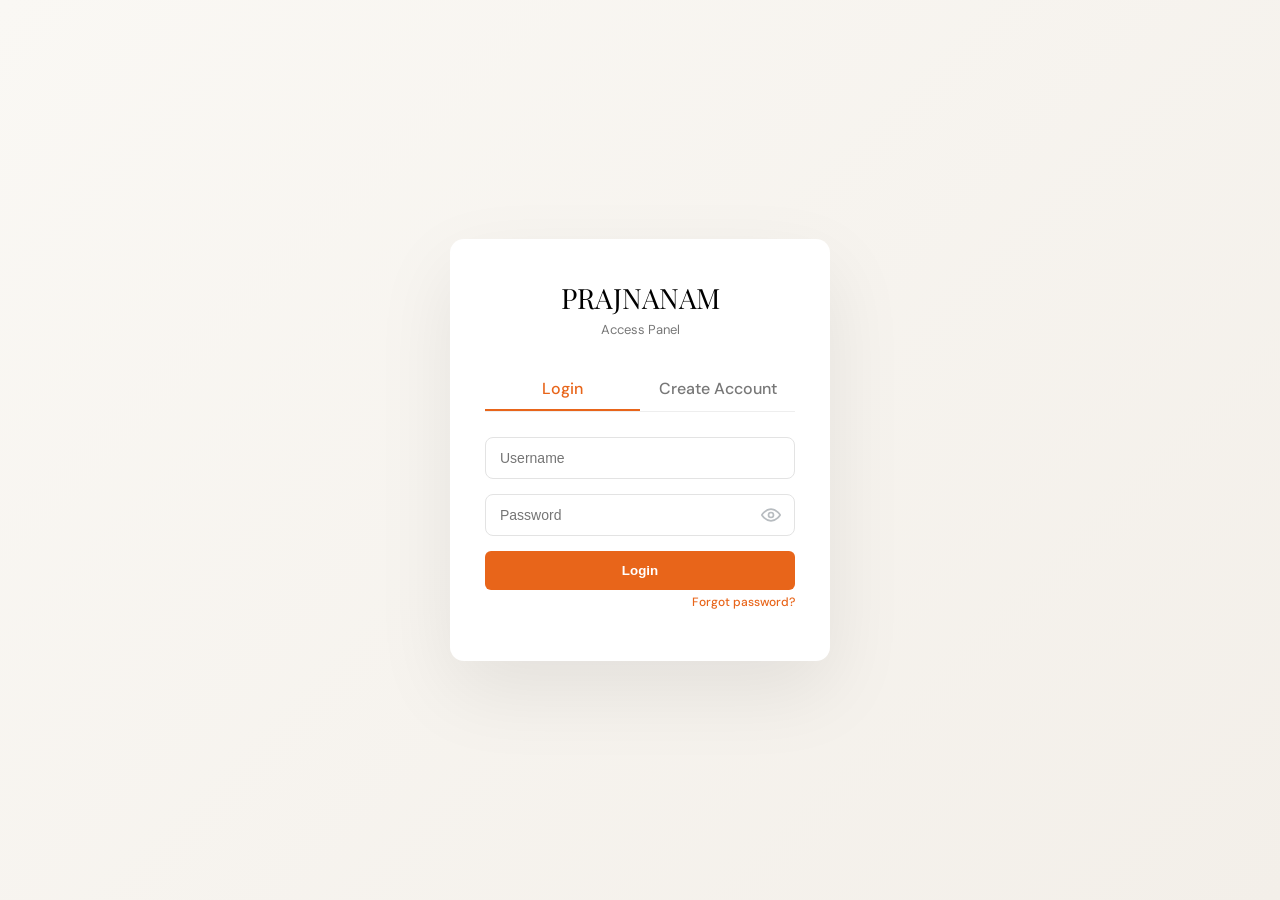
<file: login.html>
<!DOCTYPE html>
<html lang="en">
<head>
<meta charset="UTF-8">
<meta name="viewport" content="width=device-width, initial-scale=1.0">
<title>Login</title>

<link href="https://fonts.googleapis.com/css2?family=DM+Sans:wght@300;400;500;600&family=Playfair+Display:wght@700&display=swap" rel="stylesheet">

<style>

*{
margin:0;
padding:0;
box-sizing:border-box;
}

body{
font-family:'DM Sans',sans-serif;
height:100vh;
display:flex;
align-items:center;
justify-content:center;
background:linear-gradient(135deg,#faf8f4,#f3efe9);
}

.password-box{
position:relative;
margin-bottom:15px;
}

.password-box input{
padding-right:42px;
margin-bottom:0;
}

.toggle-eye{
position:absolute;
right:14px;
top:0;
bottom:0;
margin:auto;
height:20px;
display:flex;
align-items:center;
cursor:pointer;
opacity:0.7;
transition:opacity 0.2s ease;
}

.toggle-eye:hover{
opacity:1;
}

.container{
width:380px;
background:white;
padding:40px 35px;
border-radius:14px;
box-shadow:0 30px 80px rgba(0,0,0,0.08);
}

.forgot-password{
text-align:right;
}

.forgot-password a{
font-size:12px;
color:#E8651A;
text-decoration:none;
font-weight:500;
}

.forgot-password a:hover{
text-decoration:underline;
}



.logo{
text-align:center;
font-family:'Playfair Display',serif;
font-size:28px;
margin-bottom:5px;
}

.subtitle{
text-align:center;
font-size:13px;
color:#777;
margin-bottom:30px;
}

.tabs{
display:flex;
margin-bottom:25px;
border-bottom:1px solid #eee;
}

.tab{
flex:1;
text-align:center;
padding:10px;
cursor:pointer;
font-weight:500;
color:#777;
}

.tab.active{
color:#E8651A;
border-bottom:2px solid #E8651A;
}

form{
display:none;
flex-direction:column;
}

form.active{
display:flex;
}

input{
width:100%;
padding:12px 14px;
border-radius:8px;
border:1px solid #e3e3e3;
font-size:14px;
margin-bottom:15px;
}

button{
padding:12px;
background:#E8651A;
border:none;
border-radius:6px;
color:white;
font-weight:600;
cursor:pointer;
transition:0.2s;
}

button:hover{
background:#d45715;
}

.message{
margin-top:10px;
font-size:13px;
text-align:center;
color:red;
}

.note{
font-size:12px;
color:#777;
text-align:center;
margin-top:10px;
}

</style>
</head>

<body>

<div class="container">

<div class="logo">PRAJNANAM</div>
<div class="subtitle">Access Panel</div>

<div class="tabs">
<div class="tab active" onclick="switchTab('login')">Login</div>
<div class="tab" onclick="switchTab('register')">Create Account</div>
</div>


<!-- LOGIN -->
<form id="loginForm" class="active">

<input type="text" id="username" placeholder="Username" required>

<div class="password-box">
  <input type="password" id="password" placeholder="Password" required>

  <svg id="eyeIcon" class="toggle-eye" onclick="togglePassword()" xmlns="http://www.w3.org/2000/svg" width="20" height="20" viewBox="0 0 24 24" fill="none" stroke="#9aa0a6" stroke-width="2" stroke-linecap="round" stroke-linejoin="round">
    <path d="M1 12s4-7 11-7 11 7 11 7-4 7-11 7-11-7-11-7z"></path>
    <circle cx="12" cy="12" r="3"></circle>
  </svg>

</div>

<button type="submit">Login</button>

<div class="forgot-password">
  <a href="#" onclick="forgotPassword()">Forgot password?</a>
</div>


<div class="message" id="loginMsg"></div>

</form>


<!-- CREATE ACCOUNT -->
<form id="registerForm">

<input type="text" placeholder="Name" required>

<input type="text" placeholder="Phone Number" required>

<input type="email" placeholder="Email Address" required>

<div class="password-box">
  <input type="password" id="registerPassword" placeholder="Password" required>

  <svg id="eyeIconRegister" class="toggle-eye" onclick="toggleRegisterPassword()" xmlns="http://www.w3.org/2000/svg" width="20" height="20" viewBox="0 0 24 24" fill="none" stroke="#9aa0a6" stroke-width="2" stroke-linecap="round" stroke-linejoin="round">
    <path d="M1 12s4-7 11-7 11 7 11 7-4 7-11 7-11-7-11-7z"></path>
    <circle cx="12" cy="12" r="3"></circle>
  </svg>
</div>

<div class="password-box">
  <input type="password" id="confirmPassword" placeholder="Confirm Password" required>

  <svg id="eyeIconConfirm" class="toggle-eye" onclick="toggleConfirmPassword()" xmlns="http://www.w3.org/2000/svg" width="20" height="20" viewBox="0 0 24 24" fill="none" stroke="#9aa0a6" stroke-width="2" stroke-linecap="round" stroke-linejoin="round">
    <path d="M1 12s4-7 11-7 11 7 11 7-4 7-11 7-11-7-11-7z"></path>
    <circle cx="12" cy="12" r="3"></circle>
  </svg>
</div>


<button type="button" onclick="createAccount()">Create Account</button>

<div class="message" id="registerMsg"></div>

<div class="note">
Account creation will use OTP verification later.
</div>

</form>


</div>

<script>

function createAccount(){

const password = document.getElementById("registerPassword").value;
const confirmPassword = document.getElementById("confirmPassword").value;
const msg = document.getElementById("registerMsg");

if(password !== confirmPassword){
msg.innerText = "Passwords do not match";
return;
}

msg.style.color = "green";
msg.innerText = "Account created successfully (demo)";

}

function forgotPassword(){
alert("Password reset feature will be added with OTP verification.");
}


function toggleRegisterPassword(){

const password=document.getElementById("registerPassword");
const icon=document.getElementById("eyeIconRegister");

if(password.type==="password"){
password.type="text";
icon.style.stroke="#E8651A";
}else{
password.type="password";
icon.style.stroke="#9aa0a6";
}

}

function toggleConfirmPassword(){

const password = document.getElementById("confirmPassword");
const icon = document.getElementById("eyeIconConfirm");

if(password.type === "password"){
password.type = "text";
icon.style.stroke = "#E8651A";
}else{
password.type = "password";
icon.style.stroke = "#9aa0a6";
}

}

function togglePassword(){

const password=document.getElementById("password");
const icon=document.getElementById("eyeIcon");

if(password.type==="password"){
password.type="text";
icon.style.stroke="#E8651A";
}else{
password.type="password";
icon.style.stroke="#9aa0a6";
}

}

function switchTab(tab){

document.querySelectorAll(".tab").forEach(t=>t.classList.remove("active"));
document.querySelectorAll("form").forEach(f=>f.classList.remove("active"));

if(tab==="login"){
document.querySelectorAll(".tab")[0].classList.add("active");
document.getElementById("loginForm").classList.add("active");
}else{
document.querySelectorAll(".tab")[1].classList.add("active");
document.getElementById("registerForm").classList.add("active");
}

}

document.getElementById("loginForm").addEventListener("submit",function(e){

e.preventDefault();

const username=document.getElementById("username").value;
const password=document.getElementById("password").value;

if(username==="mukunda" && password==="1234"){

window.location.href="admin-dashboard.html";

}else{

document.getElementById("loginMsg").innerText="Invalid username or password";

}

});

</script>

</body>
</html>
</file>
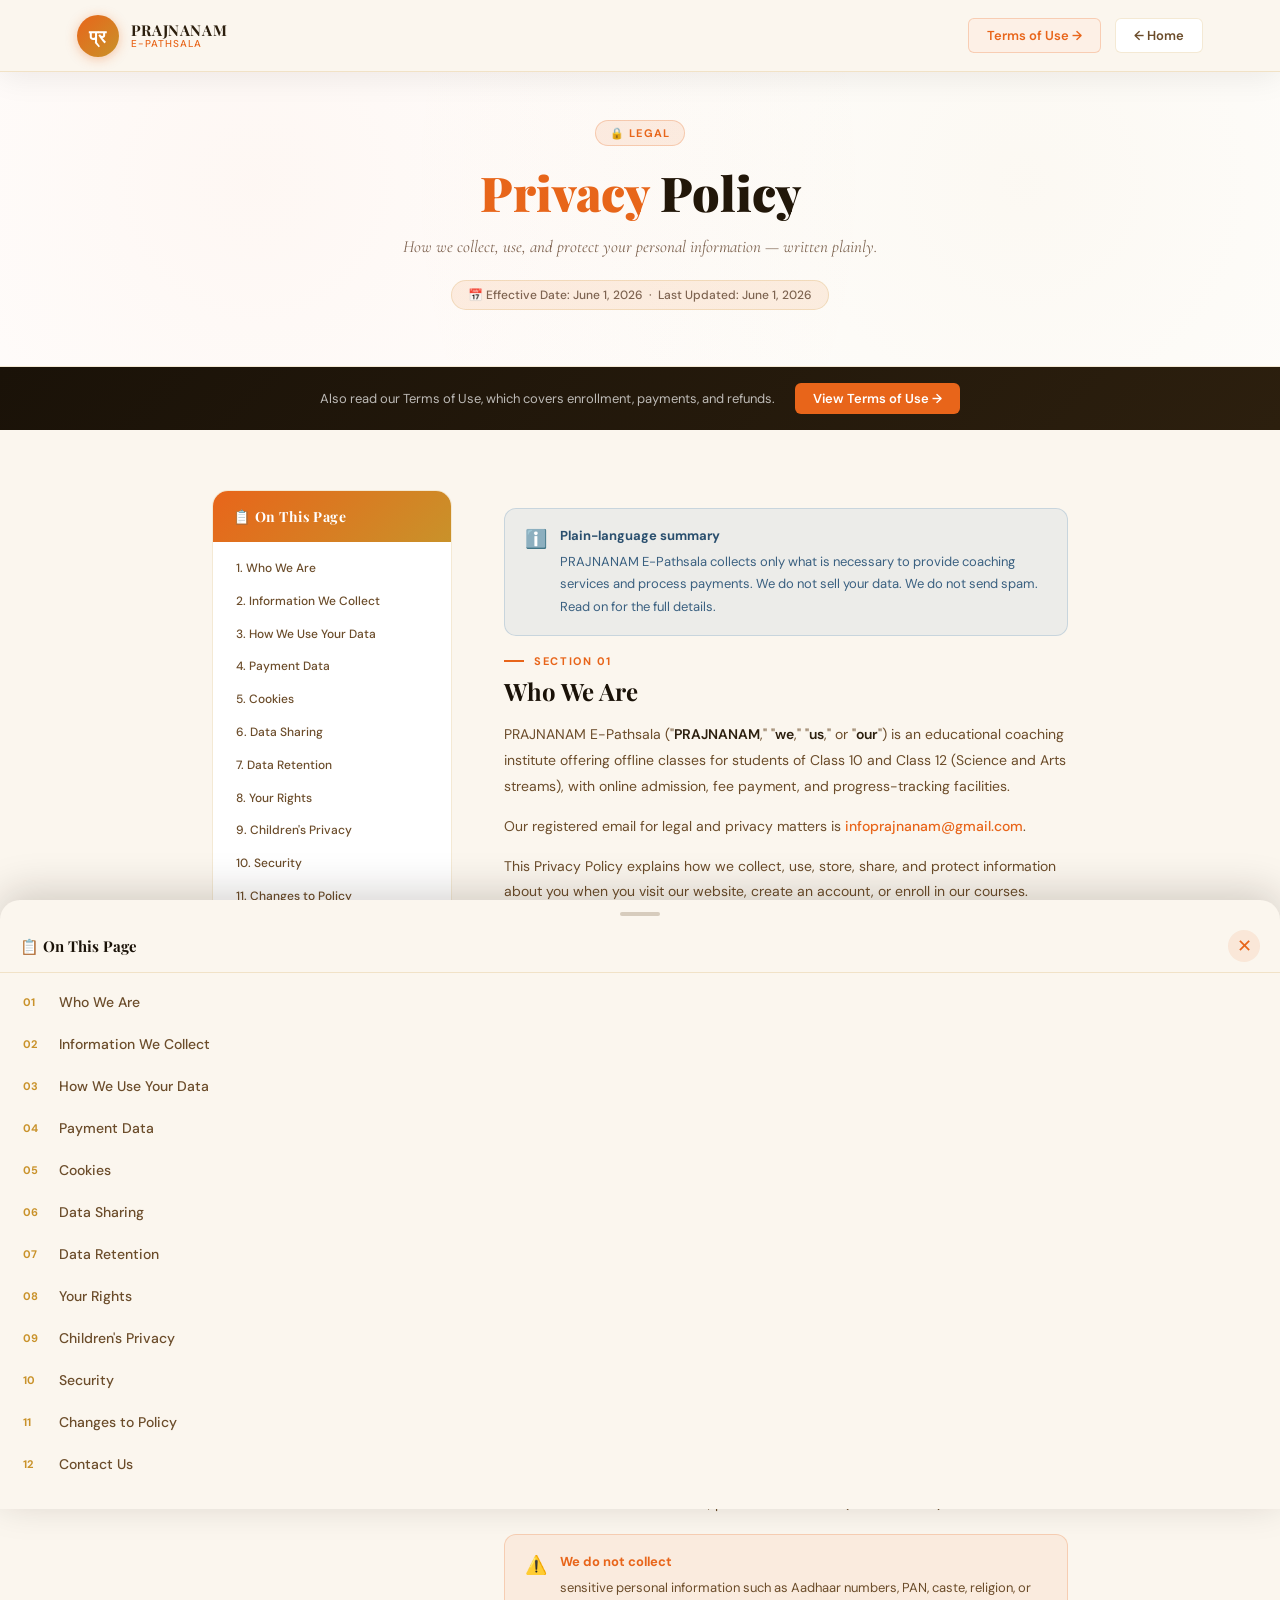
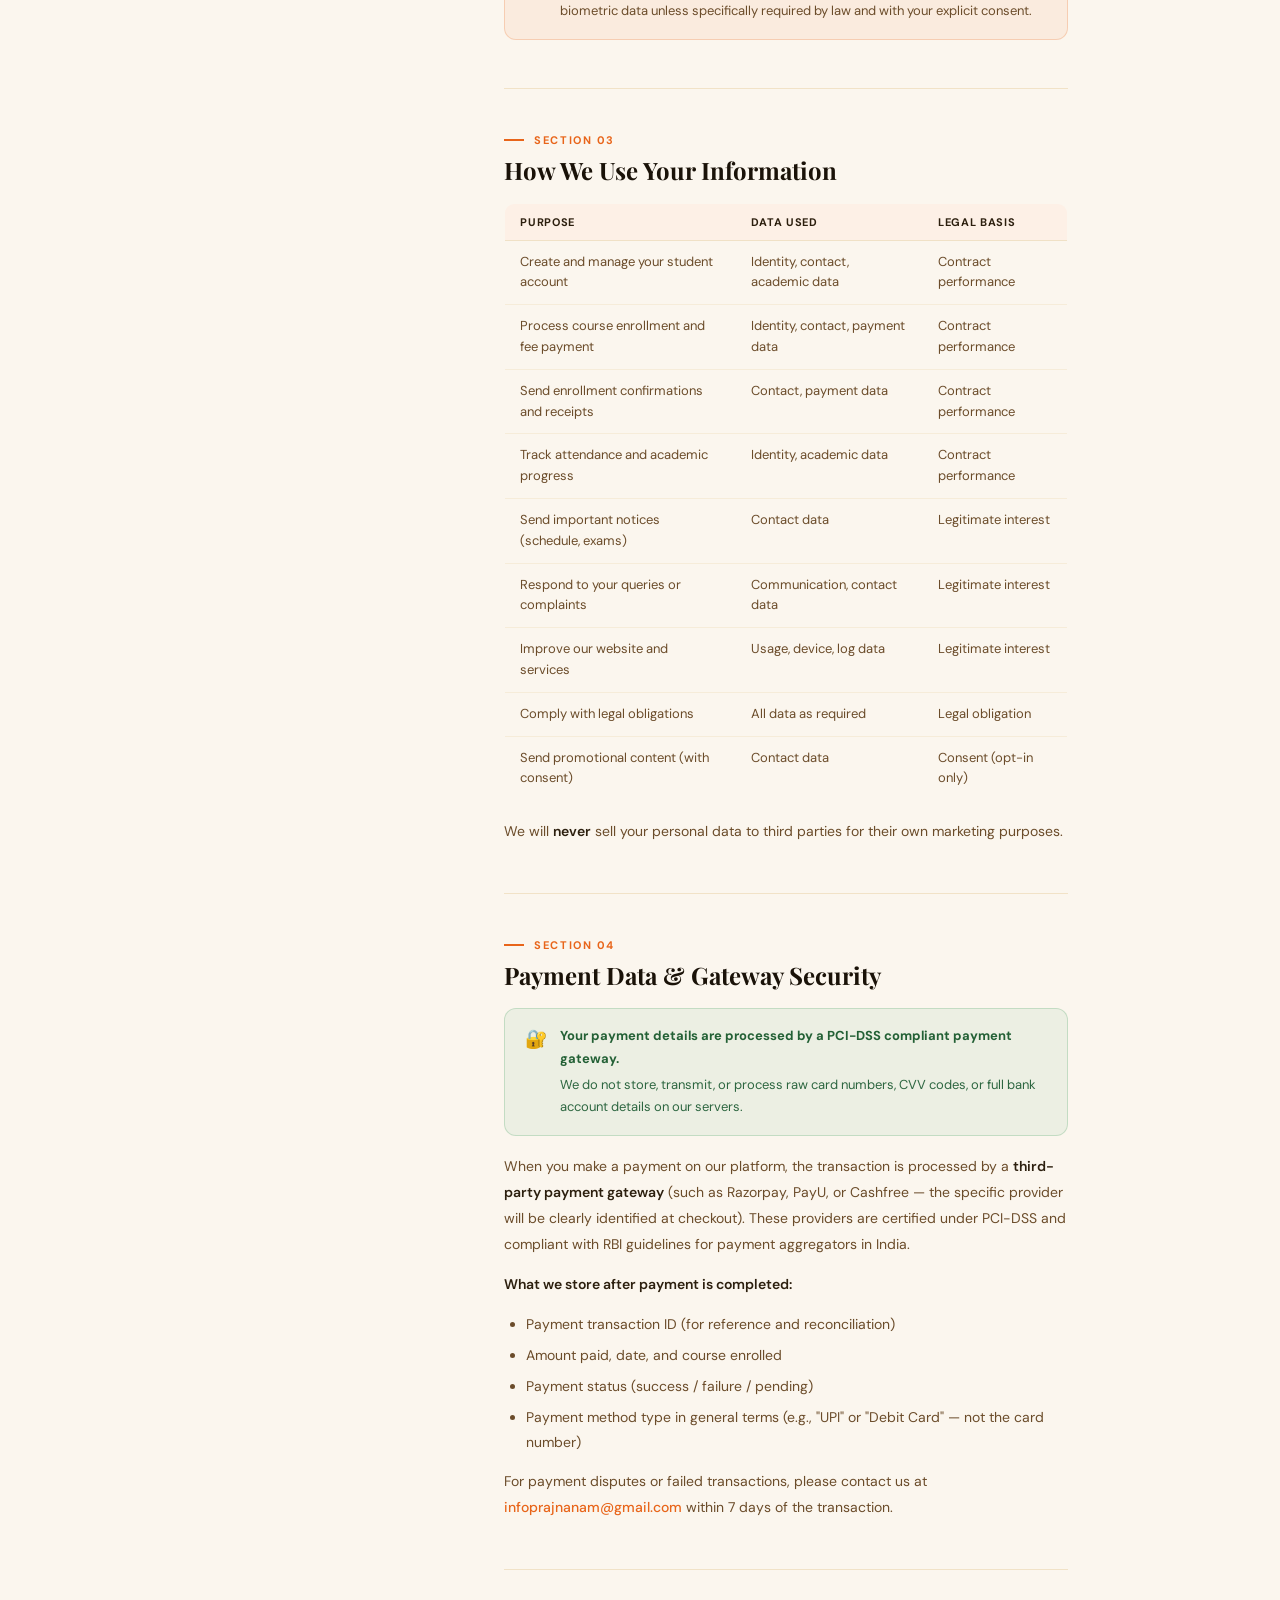
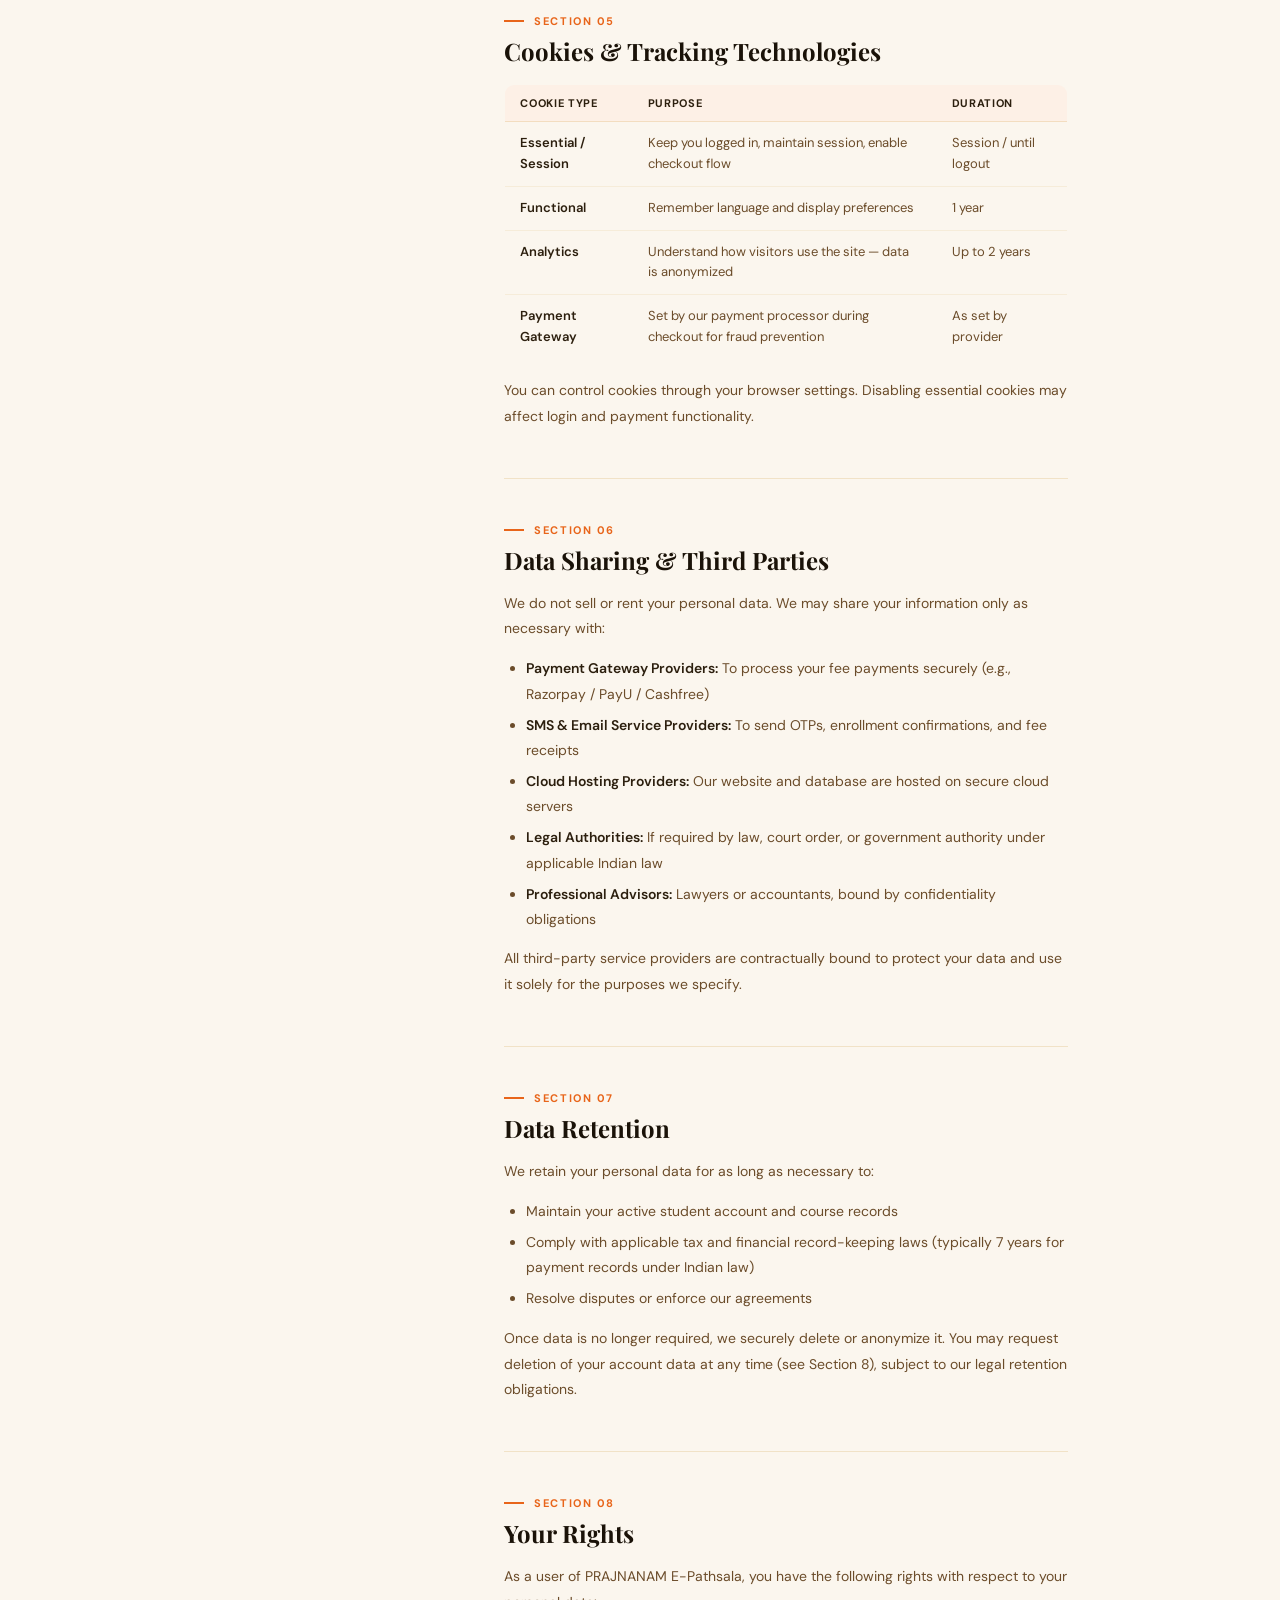
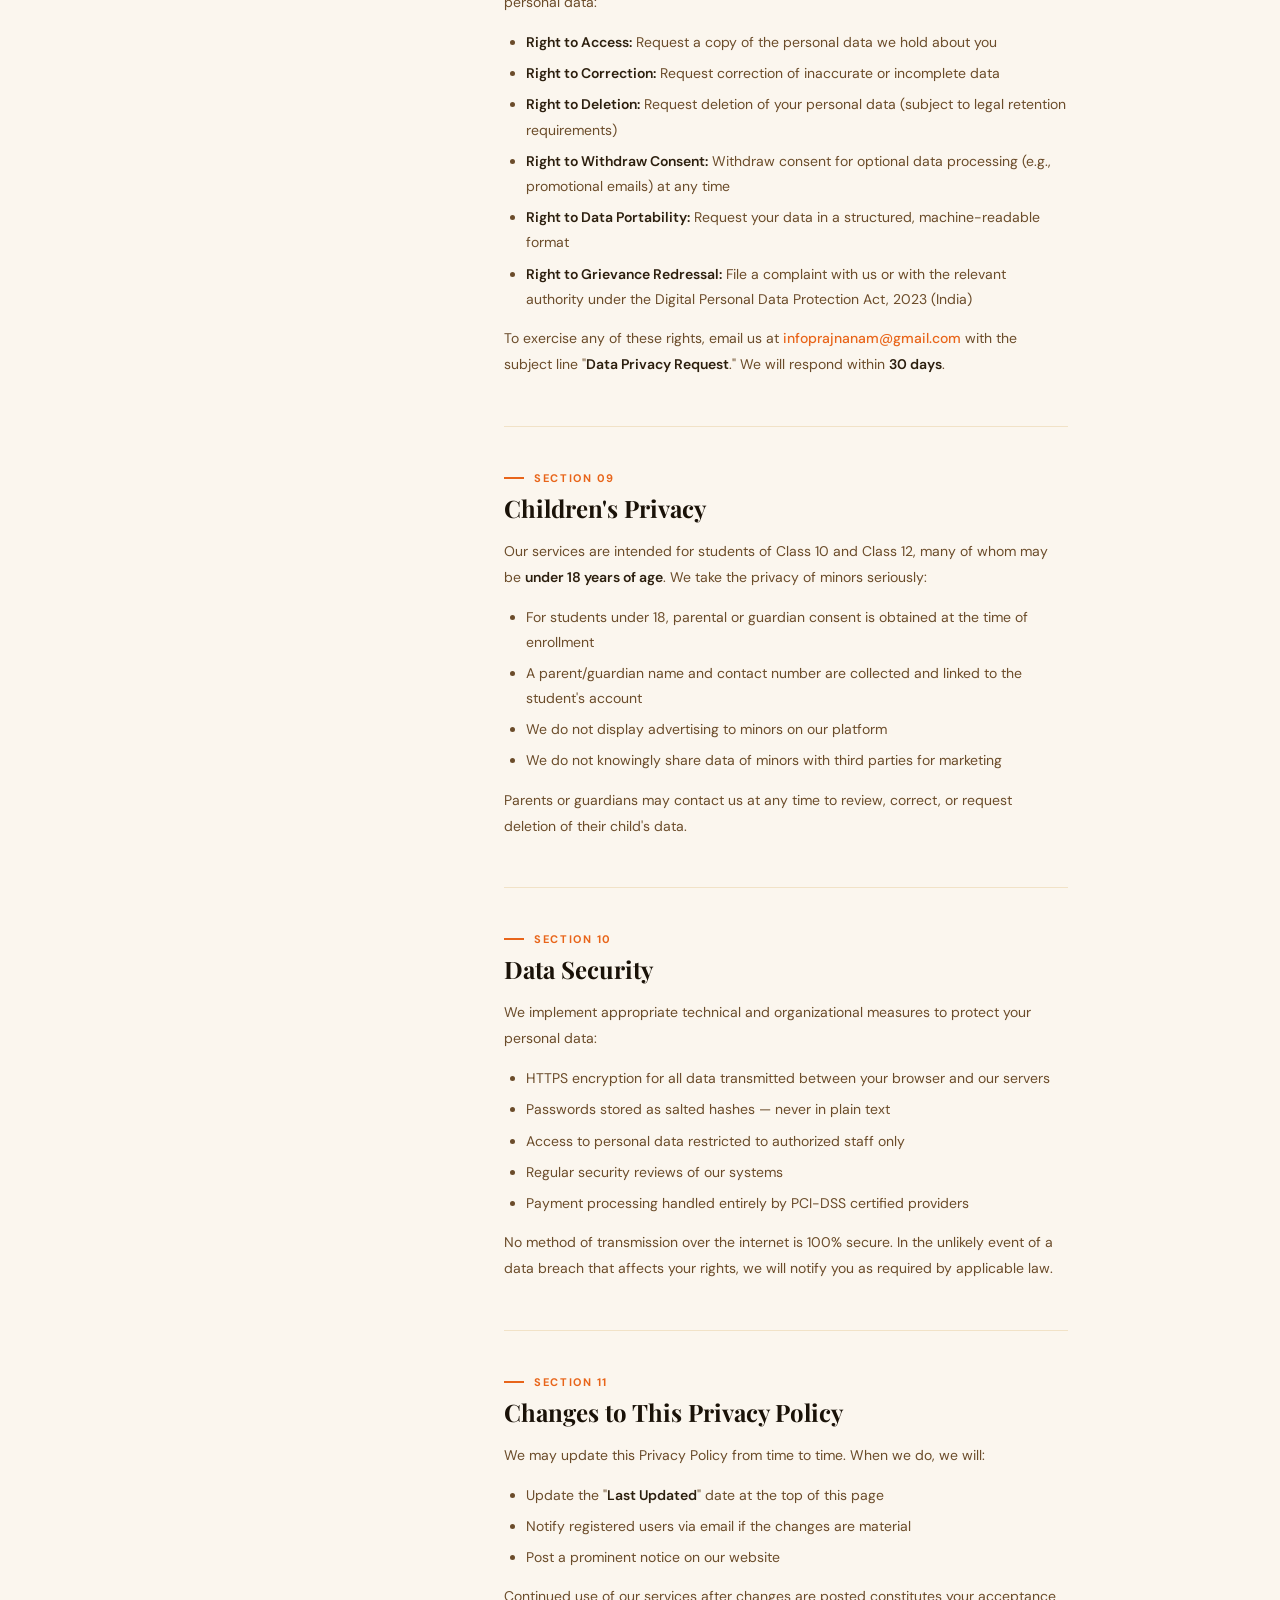
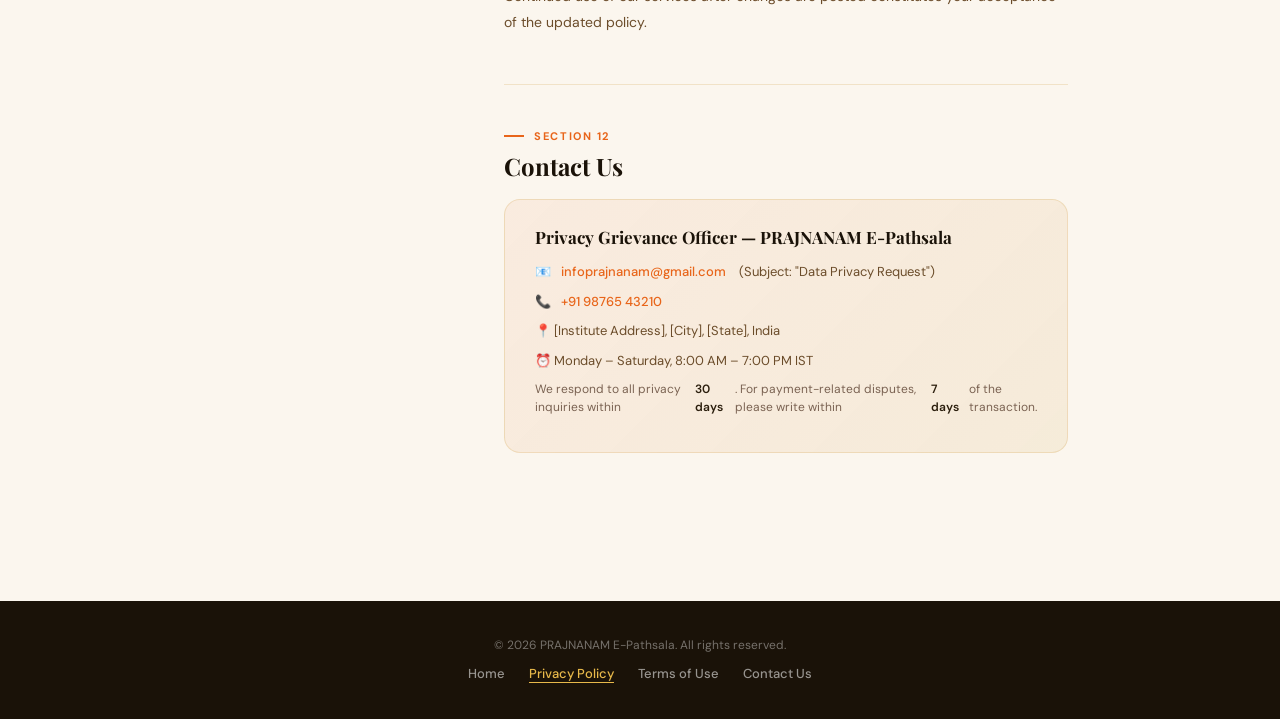
<file: privacy-policy.html>
<!DOCTYPE html>
<html lang="en">
<head>
  <meta charset="UTF-8" />
  <meta name="viewport" content="width=device-width, initial-scale=1.0"/>
  <title>Privacy Policy – PRAJNANAM E-Pathsala</title>
  <link href="https://fonts.googleapis.com/css2?family=Playfair+Display:wght@400;700;900&family=DM+Sans:wght@300;400;500;600&family=Cormorant+Garamond:ital,wght@0,400;0,600;1,400&display=swap" rel="stylesheet"/>
  <style>
    *, *::before, *::after { margin: 0; padding: 0; box-sizing: border-box; }
    :root {
      --saffron: #E8651A; --saffron-light: #F4884A; --saffron-pale: #FDF0E6;
      --deep: #1A1208; --ink: #2C1F0E; --warm: #6B4C2A; --gold: #C9922A;
      --gold-light: #E8B94A; --cream: #FBF6EE; --text-muted: #7A6252;
      --border: rgba(201,146,42,0.2);
    }
    html { scroll-behavior: smooth; }
    body { font-family: 'DM Sans', sans-serif; background: var(--cream); color: var(--ink); overflow-x: hidden; }

    /* NAVBAR */
    nav {
      position: fixed; top: 0; left: 0; right: 0; z-index: 100;
      padding: 0 6vw; height: 72px;
      display: flex; align-items: center; justify-content: space-between;
      background: rgba(251,246,238,0.95); backdrop-filter: blur(14px);
      border-bottom: 1px solid var(--border);
      box-shadow: 0 4px 32px rgba(26,18,8,0.08);
    }
    .nav-brand { display: flex; align-items: center; gap: 12px; text-decoration: none; }
    .nav-logo {
      width: 42px; height: 42px; border-radius: 50%;
      background: linear-gradient(135deg, var(--saffron), var(--gold));
      display: flex; align-items: center; justify-content: center;
      font-family: 'Playfair Display', serif; font-weight: 900; font-size: 18px;
      color: white; box-shadow: 0 2px 12px rgba(232,101,26,0.35);
    }
    .nav-title-block { display: flex; flex-direction: column; line-height: 1.1; }
    .nav-title-main { font-family: 'Playfair Display', serif; font-weight: 700; font-size: 15px; color: var(--ink); letter-spacing: 0.04em; }
    .nav-title-sub { font-size: 10px; color: var(--saffron); font-weight: 500; letter-spacing: 0.1em; text-transform: uppercase; }
    .nav-right { display: flex; align-items: center; gap: 14px; }
    .nav-back {
      display: inline-flex; align-items: center; gap: 8px;
      font-size: 13px; font-weight: 600; color: var(--warm);
      text-decoration: none; padding: 8px 18px; border-radius: 6px;
      border: 1.5px solid var(--border); background: white; transition: all 0.2s;
    }
    .nav-back:hover { color: var(--saffron); border-color: var(--saffron); }
    .nav-terms-link {
      font-size: 13px; font-weight: 600; color: var(--saffron);
      text-decoration: none; padding: 8px 18px; border-radius: 6px;
      background: var(--saffron-pale); border: 1px solid rgba(232,101,26,0.25);
      transition: all 0.2s;
    }
    .nav-terms-link:hover { background: rgba(232,101,26,0.15); }

    /* PAGE HERO */
    .page-hero {
      padding: 120px 8vw 56px; text-align: center; background: white;
      border-bottom: 1px solid var(--border); position: relative; overflow: hidden;
    }
    .page-hero::before {
      content: ''; position: absolute; inset: 0;
      background: radial-gradient(circle at 20% 50%, rgba(232,101,26,0.05) 0%, transparent 60%),
                  radial-gradient(circle at 80% 50%, rgba(201,146,42,0.06) 0%, transparent 60%);
      pointer-events: none;
    }
    .page-hero-eyebrow {
      display: inline-flex; align-items: center; gap: 8px;
      background: rgba(232,101,26,0.1); border: 1px solid rgba(232,101,26,0.25);
      color: var(--saffron); font-size: 11px; font-weight: 700;
      padding: 5px 14px; border-radius: 100px; letter-spacing: 0.1em;
      text-transform: uppercase; margin-bottom: 20px;
    }
    .page-hero h1 {
      font-family: 'Playfair Display', serif; font-weight: 900;
      font-size: clamp(30px, 4vw, 48px); color: var(--deep); line-height: 1.1; margin-bottom: 14px;
    }
    .page-hero h1 span { color: var(--saffron); }
    .page-hero p {
      font-family: 'Cormorant Garamond', serif; font-style: italic;
      font-size: 17px; color: var(--text-muted); max-width: 520px; margin: 0 auto 20px; line-height: 1.6;
    }
    .effective-date {
      display: inline-block; font-size: 12px; color: var(--text-muted);
      background: var(--saffron-pale); border: 1px solid var(--border);
      padding: 6px 16px; border-radius: 100px; font-weight: 500;
    }

    /* SISTER PAGE BANNER */
    .sister-banner {
      background: linear-gradient(135deg, var(--deep), #2C1F0E);
      padding: 16px 8vw;
      display: flex; align-items: center; justify-content: center; gap: 20px; flex-wrap: wrap;
    }
    .sister-banner p { font-size: 13px; color: rgba(255,255,255,0.7); }
    .sister-banner a {
      display: inline-flex; align-items: center; gap: 6px;
      background: var(--saffron); color: white;
      padding: 7px 18px; border-radius: 6px; font-size: 13px; font-weight: 600;
      text-decoration: none; transition: all 0.2s;
    }
    .sister-banner a:hover { background: var(--saffron-light); transform: translateY(-1px); }

    /* ── MOBILE TOC FAB + DRAWER ───────────────────────── */

    /* Floating button — hidden on desktop */
    .toc-fab {
      display: none;
      position: fixed;
      bottom: 24px;
      right: 20px;
      z-index: 200;
      width: 52px; height: 52px;
      border-radius: 50%;
      background: linear-gradient(135deg, var(--saffron), var(--gold));
      border: none;
      cursor: pointer;
      box-shadow: 0 4px 20px rgba(232,101,26,0.45);
      align-items: center; justify-content: center;
      transition: transform 0.2s, box-shadow 0.2s;
    }
    .toc-fab:hover { transform: scale(1.07); box-shadow: 0 6px 28px rgba(232,101,26,0.55); }
    .toc-fab svg { pointer-events: none; }

    /* Overlay */
    .toc-overlay {
      display: none;
      position: fixed; inset: 0; z-index: 190;
      background: rgba(26,18,8,0.45);
      backdrop-filter: blur(3px);
      opacity: 0;
      transition: opacity 0.28s ease;
    }
    .toc-overlay.open { opacity: 1; }

    /* Drawer panel */
    .toc-drawer {
      position: fixed;
      bottom: 0; left: 0; right: 0;
      z-index: 195;
      background: var(--cream);
      border-radius: 20px 20px 0 0;
      box-shadow: 0 -8px 40px rgba(26,18,8,0.18);
      transform: translateY(100%);
      transition: transform 0.32s cubic-bezier(0.4, 0, 0.2, 1);
      max-height: 78vh;
      display: flex; flex-direction: column;
      overflow: hidden;
    }
    .toc-drawer.open { transform: translateY(0); }

    .toc-drawer-handle {
      width: 40px; height: 4px; border-radius: 2px;
      background: rgba(107,76,42,0.25);
      margin: 12px auto 0;
      flex-shrink: 0;
    }

    .toc-drawer-header {
      display: flex; align-items: center; justify-content: space-between;
      padding: 14px 20px 10px;
      border-bottom: 1px solid var(--border);
      flex-shrink: 0;
    }
    .toc-drawer-title {
      font-family: 'Playfair Display', serif;
      font-size: 15px; font-weight: 700; color: var(--deep);
      display: flex; align-items: center; gap: 8px;
    }
    .toc-drawer-close {
      width: 32px; height: 32px; border-radius: 50%; border: none;
      background: rgba(232,101,26,0.1); cursor: pointer;
      display: flex; align-items: center; justify-content: center;
      color: var(--saffron); font-size: 18px; line-height: 1;
      transition: background 0.2s;
    }
    .toc-drawer-close:hover { background: rgba(232,101,26,0.2); }

    .toc-drawer-list {
      list-style: none;
      overflow-y: auto;
      padding: 8px 0 24px;
      flex: 1;
      -webkit-overflow-scrolling: touch;
    }
    .toc-drawer-list li a {
      display: flex; align-items: center; gap: 12px;
      padding: 12px 20px;
      font-size: 14px; font-weight: 500; color: var(--warm);
      text-decoration: none;
      border-left: 3px solid transparent;
      transition: all 0.18s;
    }
    .toc-drawer-list li a:active,
    .toc-drawer-list li a:hover { color: var(--saffron); background: var(--saffron-pale); border-left-color: var(--saffron); }
    .toc-drawer-list li a .toc-num {
      font-size: 11px; font-weight: 700; color: var(--gold);
      min-width: 24px;
    }

    /* ── END MOBILE TOC ─────────────────────────────────── */

    /* LAYOUT */
    .content-wrap {
      max-width: 1060px; margin: 0 auto; padding: 60px 8vw 100px;
      display: grid; grid-template-columns: 240px 1fr; gap: 52px; align-items: start;
    }

    /* DESKTOP TOC */
    .toc { position: sticky; top: 100px; background: white; border-radius: 16px; border: 1.5px solid var(--border); overflow: hidden; }
    .toc-header {
      background: linear-gradient(135deg, var(--saffron), var(--gold));
      padding: 16px 20px; font-family: 'Playfair Display', serif;
      font-size: 14px; font-weight: 700; color: white; letter-spacing: 0.04em;
    }
    .toc-list { list-style: none; padding: 10px 0; }
    .toc-list li a {
      display: block; padding: 8px 20px; font-size: 12px; font-weight: 500; color: var(--warm);
      text-decoration: none; border-left: 3px solid transparent; transition: all 0.2s; line-height: 1.4;
    }
    .toc-list li a:hover, .toc-list li a.active { color: var(--saffron); border-left-color: var(--saffron); background: var(--saffron-pale); }

    /* SECTIONS */
    .doc-section { margin-bottom: 48px; scroll-margin-top: 110px; opacity: 0; transform: translateY(14px); transition: opacity 0.5s ease, transform 0.5s ease; }
    .doc-section.visible { opacity: 1; transform: translateY(0); }
    .doc-section-num {
      font-size: 11px; font-weight: 700; letter-spacing: 0.14em; text-transform: uppercase;
      color: var(--saffron); margin-bottom: 8px; display: flex; align-items: center; gap: 10px;
    }
    .doc-section-num::before { content: ''; width: 20px; height: 2px; background: var(--saffron); }
    .doc-section h2 { font-family: 'Playfair Display', serif; font-weight: 700; font-size: clamp(18px, 2.2vw, 24px); color: var(--deep); margin-bottom: 16px; line-height: 1.25; }
    .doc-section p { font-size: 14px; color: var(--warm); line-height: 1.85; margin-bottom: 14px; }
    .doc-section p:last-child { margin-bottom: 0; }
    .doc-section ul { padding-left: 22px; margin-bottom: 14px; }
    .doc-section li { font-size: 14px; color: var(--warm); line-height: 1.8; margin-bottom: 6px; }
    .doc-section strong { color: var(--ink); font-weight: 600; }
    .doc-section a { color: var(--saffron); text-decoration: none; font-weight: 500; }
    .doc-section a:hover { text-decoration: underline; }

    .section-divider { height: 1px; background: var(--border); margin: 44px 0; }

    /* CALLOUTS */
    .callout { border-radius: 12px; padding: 16px 20px; margin: 18px 0; display: flex; gap: 13px; align-items: flex-start; }
    .callout-icon { font-size: 18px; flex-shrink: 0; margin-top: 2px; }
    .callout-body { font-size: 13px; line-height: 1.75; }
    .callout-body strong { display: block; margin-bottom: 3px; font-size: 13px; font-weight: 700; }
    .callout-info { background: rgba(91,141,184,0.09); border: 1px solid rgba(91,141,184,0.25); }
    .callout-info .callout-body { color: #3a6080; }
    .callout-info .callout-body strong { color: #2a4f6e; }
    .callout-warn { background: rgba(232,101,26,0.07); border: 1px solid rgba(232,101,26,0.22); }
    .callout-warn .callout-body { color: var(--warm); }
    .callout-warn .callout-body strong { color: var(--saffron); }
    .callout-success { background: rgba(72,160,100,0.08); border: 1px solid rgba(72,160,100,0.25); }
    .callout-success .callout-body { color: #2d6640; }
    .callout-success .callout-body strong { color: #236035; }

    /* TABLE */
    .data-table { width: 100%; border-collapse: collapse; margin: 18px 0; border-radius: 10px; overflow: hidden; border: 1.5px solid var(--border); font-size: 13px; }
    .data-table th { background: var(--saffron-pale); padding: 11px 15px; text-align: left; font-weight: 700; color: var(--ink); border-bottom: 1.5px solid var(--border); font-size: 11px; text-transform: uppercase; letter-spacing: 0.06em; }
    .data-table td { padding: 11px 15px; color: var(--warm); line-height: 1.6; border-bottom: 1px solid rgba(201,146,42,0.1); vertical-align: top; }
    .data-table tr:last-child td { border-bottom: none; }

    /* CONTACT BOX */
    .contact-box { background: linear-gradient(135deg, rgba(232,101,26,0.07), rgba(201,146,42,0.10)); border: 1.5px solid var(--border); border-radius: 16px; padding: 26px 30px; margin-top: 18px; }
    .contact-box h4 { font-family: 'Playfair Display', serif; font-size: 17px; font-weight: 700; color: var(--deep); margin-bottom: 14px; }
    .contact-item { display: flex; gap: 10px; align-items: flex-start; font-size: 13px; color: var(--warm); margin-bottom: 10px; line-height: 1.5; }
    .contact-item a { color: var(--saffron); text-decoration: none; font-weight: 500; }
    .contact-item a:hover { text-decoration: underline; }

    /* FOOTER */
    .page-footer { background: var(--deep); padding: 36px 8vw; text-align: center; }
    .page-footer p { font-size: 12px; color: rgba(255,255,255,0.4); margin-bottom: 12px; }
    .page-footer-links { display: flex; justify-content: center; gap: 24px; flex-wrap: wrap; }
    .page-footer-links a { font-size: 13px; color: rgba(255,255,255,0.55); text-decoration: none; font-weight: 500; transition: color 0.2s; }
    .page-footer-links a:hover { color: var(--saffron-light); }
    .page-footer-links a.active-page { color: var(--gold-light); border-bottom: 1px solid var(--gold-light); }

    /* ── RESPONSIVE ─────────────────────────────────────── */
    @media (max-width: 900px) {
      .content-wrap { grid-template-columns: 1fr; padding: 40px 6vw 100px; }
      /* Hide desktop sidebar TOC */
      .toc { display: none; }
      .nav-terms-link { display: none; }
      /* Show FAB */
      .toc-fab { display: flex; }
      /* Show overlay/drawer when needed (JS-controlled) */
      .toc-overlay { display: block; pointer-events: none; }
      .toc-overlay.open { pointer-events: all; }
      .toc-drawer { display: flex; }
    }
    @media (max-width: 600px) {
      .page-hero { padding: 100px 6vw 44px; }
      .sister-banner { gap: 12px; }
    }
  </style>
</head>
<body>

<nav>
  <a href="index.html" class="nav-brand">
    <div class="nav-logo">प्र</div>
    <div class="nav-title-block">
      <span class="nav-title-main">PRAJNANAM</span>
      <span class="nav-title-sub">E-Pathsala</span>
    </div>
  </a>
  <div class="nav-right">
    <a href="terms-of-use.html" class="nav-terms-link">Terms of Use →</a>
    <a href="index.html" class="nav-back">← Home</a>
  </div>
</nav>

<!-- ── MOBILE TOC FAB ───────────────────────────────────── -->
<button class="toc-fab" id="tocFab" aria-label="Open table of contents">
  <svg width="22" height="22" viewBox="0 0 22 22" fill="none" xmlns="http://www.w3.org/2000/svg">
    <rect x="3" y="5" width="6" height="2" rx="1" fill="white"/>
    <rect x="3" y="10" width="6" height="2" rx="1" fill="white"/>
    <rect x="3" y="15" width="6" height="2" rx="1" fill="white"/>
    <rect x="11" y="5" width="8" height="2" rx="1" fill="rgba(255,255,255,0.6)"/>
    <rect x="11" y="10" width="8" height="2" rx="1" fill="rgba(255,255,255,0.6)"/>
    <rect x="11" y="15" width="8" height="2" rx="1" fill="rgba(255,255,255,0.6)"/>
  </svg>
</button>

<!-- Overlay -->
<div class="toc-overlay" id="tocOverlay"></div>

<!-- Bottom Drawer -->
<div class="toc-drawer" id="tocDrawer" role="dialog" aria-modal="true" aria-label="Table of contents">
  <div class="toc-drawer-handle"></div>
  <div class="toc-drawer-header">
    <div class="toc-drawer-title">📋 On This Page</div>
    <button class="toc-drawer-close" id="tocClose" aria-label="Close table of contents">✕</button>
  </div>
  <ul class="toc-drawer-list">
    <li><a href="#p1" class="toc-drawer-link"><span class="toc-num">01</span> Who We Are</a></li>
    <li><a href="#p2" class="toc-drawer-link"><span class="toc-num">02</span> Information We Collect</a></li>
    <li><a href="#p3" class="toc-drawer-link"><span class="toc-num">03</span> How We Use Your Data</a></li>
    <li><a href="#p4" class="toc-drawer-link"><span class="toc-num">04</span> Payment Data</a></li>
    <li><a href="#p5" class="toc-drawer-link"><span class="toc-num">05</span> Cookies</a></li>
    <li><a href="#p6" class="toc-drawer-link"><span class="toc-num">06</span> Data Sharing</a></li>
    <li><a href="#p7" class="toc-drawer-link"><span class="toc-num">07</span> Data Retention</a></li>
    <li><a href="#p8" class="toc-drawer-link"><span class="toc-num">08</span> Your Rights</a></li>
    <li><a href="#p9" class="toc-drawer-link"><span class="toc-num">09</span> Children's Privacy</a></li>
    <li><a href="#p10" class="toc-drawer-link"><span class="toc-num">10</span> Security</a></li>
    <li><a href="#p11" class="toc-drawer-link"><span class="toc-num">11</span> Changes to Policy</a></li>
    <li><a href="#p12" class="toc-drawer-link"><span class="toc-num">12</span> Contact Us</a></li>
  </ul>
</div>
<!-- ── END MOBILE TOC ─────────────────────────────────────── -->

<div class="page-hero">
  <div class="page-hero-eyebrow">🔒 Legal</div>
  <h1><span>Privacy</span> Policy</h1>
  <p>How we collect, use, and protect your personal information — written plainly.</p>
  <span class="effective-date">📅 Effective Date: June 1, 2026 &nbsp;·&nbsp; Last Updated: June 1, 2026</span>
</div>

<div class="sister-banner">
  <p>Also read our Terms of Use, which covers enrollment, payments, and refunds.</p>
  <a href="terms-of-use.html">View Terms of Use →</a>
</div>

<div class="content-wrap">

  <!-- DESKTOP TOC -->
  <aside class="toc">
    <div class="toc-header">📋 On This Page</div>
    <ul class="toc-list">
      <li><a href="#p1">1. Who We Are</a></li>
      <li><a href="#p2">2. Information We Collect</a></li>
      <li><a href="#p3">3. How We Use Your Data</a></li>
      <li><a href="#p4">4. Payment Data</a></li>
      <li><a href="#p5">5. Cookies</a></li>
      <li><a href="#p6">6. Data Sharing</a></li>
      <li><a href="#p7">7. Data Retention</a></li>
      <li><a href="#p8">8. Your Rights</a></li>
      <li><a href="#p9">9. Children's Privacy</a></li>
      <li><a href="#p10">10. Security</a></li>
      <li><a href="#p11">11. Changes to Policy</a></li>
      <li><a href="#p12">12. Contact Us</a></li>
    </ul>
  </aside>

  <!-- CONTENT -->
  <div>

    <div class="callout callout-info">
      <span class="callout-icon">ℹ️</span>
      <div class="callout-body">
        <strong>Plain-language summary</strong>
        PRAJNANAM E-Pathsala collects only what is necessary to provide coaching services and process payments. We do not sell your data. We do not send spam. Read on for the full details.
      </div>
    </div>

    <div class="doc-section" id="p1">
      <div class="doc-section-num">Section 01</div>
      <h2>Who We Are</h2>
      <p>PRAJNANAM E-Pathsala ("<strong>PRAJNANAM</strong>," "<strong>we</strong>," "<strong>us</strong>," or "<strong>our</strong>") is an educational coaching institute offering offline classes for students of Class 10 and Class 12 (Science and Arts streams), with online admission, fee payment, and progress-tracking facilities.</p>
      <p>Our registered email for legal and privacy matters is <a href="mailto:infoprajnanam@gmail.com">infoprajnanam@gmail.com</a>.</p>
      <p>This Privacy Policy explains how we collect, use, store, share, and protect information about you when you visit our website, create an account, or enroll in our courses.</p>
    </div>

    <div class="section-divider"></div>

    <div class="doc-section" id="p2">
      <div class="doc-section-num">Section 02</div>
      <h2>Information We Collect</h2>
      <p><strong>A. Information You Provide Directly</strong></p>
      <ul>
        <li><strong>Identity data:</strong> Full name, date of birth, gender, photograph (if submitted)</li>
        <li><strong>Contact data:</strong> Email address, mobile number, postal/residential address</li>
        <li><strong>Academic data:</strong> Current class, school/board, subjects chosen</li>
        <li><strong>Account credentials:</strong> Username and hashed password</li>
        <li><strong>Parent/guardian data:</strong> Name and contact number (for students under 18)</li>
        <li><strong>Payment data:</strong> Transaction reference numbers, payment method type, amount, and status — <em>we do not store raw card numbers or CVVs</em></li>
        <li><strong>Communication data:</strong> Messages or queries you send us via email or the website</li>
      </ul>
      <p><strong>B. Information Collected Automatically</strong></p>
      <ul>
        <li><strong>Usage data:</strong> Pages visited, links clicked, time spent, referral URLs</li>
        <li><strong>Device data:</strong> Browser type and version, operating system, screen resolution</li>
        <li><strong>Log data:</strong> IP address, access timestamps, server log entries</li>
        <li><strong>Cookie data:</strong> Session tokens, preference cookies (see Section 5)</li>
      </ul>
      <div class="callout callout-warn">
        <span class="callout-icon">⚠️</span>
        <div class="callout-body">
          <strong>We do not collect</strong> sensitive personal information such as Aadhaar numbers, PAN, caste, religion, or biometric data unless specifically required by law and with your explicit consent.
        </div>
      </div>
    </div>

    <div class="section-divider"></div>

    <div class="doc-section" id="p3">
      <div class="doc-section-num">Section 03</div>
      <h2>How We Use Your Information</h2>
      <table class="data-table">
        <thead><tr><th>Purpose</th><th>Data Used</th><th>Legal Basis</th></tr></thead>
        <tbody>
          <tr><td>Create and manage your student account</td><td>Identity, contact, academic data</td><td>Contract performance</td></tr>
          <tr><td>Process course enrollment and fee payment</td><td>Identity, contact, payment data</td><td>Contract performance</td></tr>
          <tr><td>Send enrollment confirmations and receipts</td><td>Contact, payment data</td><td>Contract performance</td></tr>
          <tr><td>Track attendance and academic progress</td><td>Identity, academic data</td><td>Contract performance</td></tr>
          <tr><td>Send important notices (schedule, exams)</td><td>Contact data</td><td>Legitimate interest</td></tr>
          <tr><td>Respond to your queries or complaints</td><td>Communication, contact data</td><td>Legitimate interest</td></tr>
          <tr><td>Improve our website and services</td><td>Usage, device, log data</td><td>Legitimate interest</td></tr>
          <tr><td>Comply with legal obligations</td><td>All data as required</td><td>Legal obligation</td></tr>
          <tr><td>Send promotional content (with consent)</td><td>Contact data</td><td>Consent (opt-in only)</td></tr>
        </tbody>
      </table>
      <p>We will <strong>never</strong> sell your personal data to third parties for their own marketing purposes.</p>
    </div>

    <div class="section-divider"></div>

    <div class="doc-section" id="p4">
      <div class="doc-section-num">Section 04</div>
      <h2>Payment Data & Gateway Security</h2>
      <div class="callout callout-success">
        <span class="callout-icon">🔐</span>
        <div class="callout-body">
          <strong>Your payment details are processed by a PCI-DSS compliant payment gateway.</strong>
          We do not store, transmit, or process raw card numbers, CVV codes, or full bank account details on our servers.
        </div>
      </div>
      <p>When you make a payment on our platform, the transaction is processed by a <strong>third-party payment gateway</strong> (such as Razorpay, PayU, or Cashfree — the specific provider will be clearly identified at checkout). These providers are certified under PCI-DSS and compliant with RBI guidelines for payment aggregators in India.</p>
      <p><strong>What we store after payment is completed:</strong></p>
      <ul>
        <li>Payment transaction ID (for reference and reconciliation)</li>
        <li>Amount paid, date, and course enrolled</li>
        <li>Payment status (success / failure / pending)</li>
        <li>Payment method type in general terms (e.g., "UPI" or "Debit Card" — not the card number)</li>
      </ul>
      <p>For payment disputes or failed transactions, please contact us at <a href="mailto:infoprajnanam@gmail.com">infoprajnanam@gmail.com</a> within 7 days of the transaction.</p>
    </div>

    <div class="section-divider"></div>

    <div class="doc-section" id="p5">
      <div class="doc-section-num">Section 05</div>
      <h2>Cookies & Tracking Technologies</h2>
      <table class="data-table">
        <thead><tr><th>Cookie Type</th><th>Purpose</th><th>Duration</th></tr></thead>
        <tbody>
          <tr><td><strong>Essential / Session</strong></td><td>Keep you logged in, maintain session, enable checkout flow</td><td>Session / until logout</td></tr>
          <tr><td><strong>Functional</strong></td><td>Remember language and display preferences</td><td>1 year</td></tr>
          <tr><td><strong>Analytics</strong></td><td>Understand how visitors use the site — data is anonymized</td><td>Up to 2 years</td></tr>
          <tr><td><strong>Payment Gateway</strong></td><td>Set by our payment processor during checkout for fraud prevention</td><td>As set by provider</td></tr>
        </tbody>
      </table>
      <p>You can control cookies through your browser settings. Disabling essential cookies may affect login and payment functionality.</p>
    </div>

    <div class="section-divider"></div>

    <div class="doc-section" id="p6">
      <div class="doc-section-num">Section 06</div>
      <h2>Data Sharing & Third Parties</h2>
      <p>We do not sell or rent your personal data. We may share your information only as necessary with:</p>
      <ul>
        <li><strong>Payment Gateway Providers:</strong> To process your fee payments securely (e.g., Razorpay / PayU / Cashfree)</li>
        <li><strong>SMS & Email Service Providers:</strong> To send OTPs, enrollment confirmations, and fee receipts</li>
        <li><strong>Cloud Hosting Providers:</strong> Our website and database are hosted on secure cloud servers</li>
        <li><strong>Legal Authorities:</strong> If required by law, court order, or government authority under applicable Indian law</li>
        <li><strong>Professional Advisors:</strong> Lawyers or accountants, bound by confidentiality obligations</li>
      </ul>
      <p>All third-party service providers are contractually bound to protect your data and use it solely for the purposes we specify.</p>
    </div>

    <div class="section-divider"></div>

    <div class="doc-section" id="p7">
      <div class="doc-section-num">Section 07</div>
      <h2>Data Retention</h2>
      <p>We retain your personal data for as long as necessary to:</p>
      <ul>
        <li>Maintain your active student account and course records</li>
        <li>Comply with applicable tax and financial record-keeping laws (typically 7 years for payment records under Indian law)</li>
        <li>Resolve disputes or enforce our agreements</li>
      </ul>
      <p>Once data is no longer required, we securely delete or anonymize it. You may request deletion of your account data at any time (see Section 8), subject to our legal retention obligations.</p>
    </div>

    <div class="section-divider"></div>

    <div class="doc-section" id="p8">
      <div class="doc-section-num">Section 08</div>
      <h2>Your Rights</h2>
      <p>As a user of PRAJNANAM E-Pathsala, you have the following rights with respect to your personal data:</p>
      <ul>
        <li><strong>Right to Access:</strong> Request a copy of the personal data we hold about you</li>
        <li><strong>Right to Correction:</strong> Request correction of inaccurate or incomplete data</li>
        <li><strong>Right to Deletion:</strong> Request deletion of your personal data (subject to legal retention requirements)</li>
        <li><strong>Right to Withdraw Consent:</strong> Withdraw consent for optional data processing (e.g., promotional emails) at any time</li>
        <li><strong>Right to Data Portability:</strong> Request your data in a structured, machine-readable format</li>
        <li><strong>Right to Grievance Redressal:</strong> File a complaint with us or with the relevant authority under the Digital Personal Data Protection Act, 2023 (India)</li>
      </ul>
      <p>To exercise any of these rights, email us at <a href="mailto:infoprajnanam@gmail.com">infoprajnanam@gmail.com</a> with the subject line "<strong>Data Privacy Request</strong>." We will respond within <strong>30 days</strong>.</p>
    </div>

    <div class="section-divider"></div>

    <div class="doc-section" id="p9">
      <div class="doc-section-num">Section 09</div>
      <h2>Children's Privacy</h2>
      <p>Our services are intended for students of Class 10 and Class 12, many of whom may be <strong>under 18 years of age</strong>. We take the privacy of minors seriously:</p>
      <ul>
        <li>For students under 18, parental or guardian consent is obtained at the time of enrollment</li>
        <li>A parent/guardian name and contact number are collected and linked to the student's account</li>
        <li>We do not display advertising to minors on our platform</li>
        <li>We do not knowingly share data of minors with third parties for marketing</li>
      </ul>
      <p>Parents or guardians may contact us at any time to review, correct, or request deletion of their child's data.</p>
    </div>

    <div class="section-divider"></div>

    <div class="doc-section" id="p10">
      <div class="doc-section-num">Section 10</div>
      <h2>Data Security</h2>
      <p>We implement appropriate technical and organizational measures to protect your personal data:</p>
      <ul>
        <li>HTTPS encryption for all data transmitted between your browser and our servers</li>
        <li>Passwords stored as salted hashes — never in plain text</li>
        <li>Access to personal data restricted to authorized staff only</li>
        <li>Regular security reviews of our systems</li>
        <li>Payment processing handled entirely by PCI-DSS certified providers</li>
      </ul>
      <p>No method of transmission over the internet is 100% secure. In the unlikely event of a data breach that affects your rights, we will notify you as required by applicable law.</p>
    </div>

    <div class="section-divider"></div>

    <div class="doc-section" id="p11">
      <div class="doc-section-num">Section 11</div>
      <h2>Changes to This Privacy Policy</h2>
      <p>We may update this Privacy Policy from time to time. When we do, we will:</p>
      <ul>
        <li>Update the "<strong>Last Updated</strong>" date at the top of this page</li>
        <li>Notify registered users via email if the changes are material</li>
        <li>Post a prominent notice on our website</li>
      </ul>
      <p>Continued use of our services after changes are posted constitutes your acceptance of the updated policy.</p>
    </div>

    <div class="section-divider"></div>

    <div class="doc-section" id="p12">
      <div class="doc-section-num">Section 12</div>
      <h2>Contact Us</h2>
      <div class="contact-box">
        <h4>Privacy Grievance Officer — PRAJNANAM E-Pathsala</h4>
        <div class="contact-item">📧 <a href="mailto:infoprajnanam@gmail.com">infoprajnanam@gmail.com</a> &nbsp;(Subject: "Data Privacy Request")</div>
        <div class="contact-item">📞 <a href="tel:+919876543210">+91 98765 43210</a></div>
        <div class="contact-item">📍 [Institute Address], [City], [State], India</div>
        <div class="contact-item">⏰ Monday – Saturday, 8:00 AM – 7:00 PM IST</div>
        <div class="contact-item" style="margin-top:10px;font-size:12px;color:var(--text-muted);">We respond to all privacy inquiries within <strong>30 days</strong>. For payment-related disputes, please write within <strong>7 days</strong> of the transaction.</div>
      </div>
    </div>

  </div>
</div>

<footer class="page-footer">
  <p>© 2026 PRAJNANAM E-Pathsala. All rights reserved.</p>
  <div class="page-footer-links">
    <a href="index.html">Home</a>
    <a href="privacy-policy.html" class="active-page">Privacy Policy</a>
    <a href="terms-of-use.html">Terms of Use</a>
    <a href="mailto:infoprajnanam@gmail.com">Contact Us</a>
  </div>
</footer>

<script>
  /* ── Desktop TOC: scroll spy ─────────────────────────── */
  const sections = document.querySelectorAll('.doc-section[id]');
  const tocLinks = document.querySelectorAll('.toc-list a');

  const revealObserver = new IntersectionObserver(entries => {
    entries.forEach(e => { if (e.isIntersecting) e.target.classList.add('visible'); });
  }, { threshold: 0.08 });
  sections.forEach(s => revealObserver.observe(s));

  const tocObserver = new IntersectionObserver(entries => {
    entries.forEach(entry => {
      if (entry.isIntersecting) {
        tocLinks.forEach(a => a.classList.remove('active'));
        const active = document.querySelector(`.toc-list a[href="#${entry.target.id}"]`);
        if (active) active.classList.add('active');
      }
    });
  }, { rootMargin: '-80px 0px -60% 0px' });
  sections.forEach(s => tocObserver.observe(s));

  /* ── Mobile TOC drawer ───────────────────────────────── */
  const fab      = document.getElementById('tocFab');
  const overlay  = document.getElementById('tocOverlay');
  const drawer   = document.getElementById('tocDrawer');
  const closeBtn = document.getElementById('tocClose');

  function openDrawer() {
    overlay.classList.add('open');
    drawer.classList.add('open');
    document.body.style.overflow = 'hidden';
    fab.setAttribute('aria-expanded', 'true');
  }

  function closeDrawer() {
    overlay.classList.remove('open');
    drawer.classList.remove('open');
    document.body.style.overflow = '';
    fab.setAttribute('aria-expanded', 'false');
  }

  fab.addEventListener('click', openDrawer);
  overlay.addEventListener('click', closeDrawer);
  closeBtn.addEventListener('click', closeDrawer);

  /* Close drawer when a link is tapped */
  document.querySelectorAll('.toc-drawer-link').forEach(link => {
    link.addEventListener('click', () => {
      closeDrawer();
    });
  });

  /* Swipe-down to close */
  let touchStartY = 0;
  drawer.addEventListener('touchstart', e => { touchStartY = e.touches[0].clientY; }, { passive: true });
  drawer.addEventListener('touchend', e => {
    const diff = e.changedTouches[0].clientY - touchStartY;
    if (diff > 60) closeDrawer();
  }, { passive: true });

  /* Escape key */
  document.addEventListener('keydown', e => { if (e.key === 'Escape') closeDrawer(); });
</script>
</body>
</html>
</file>
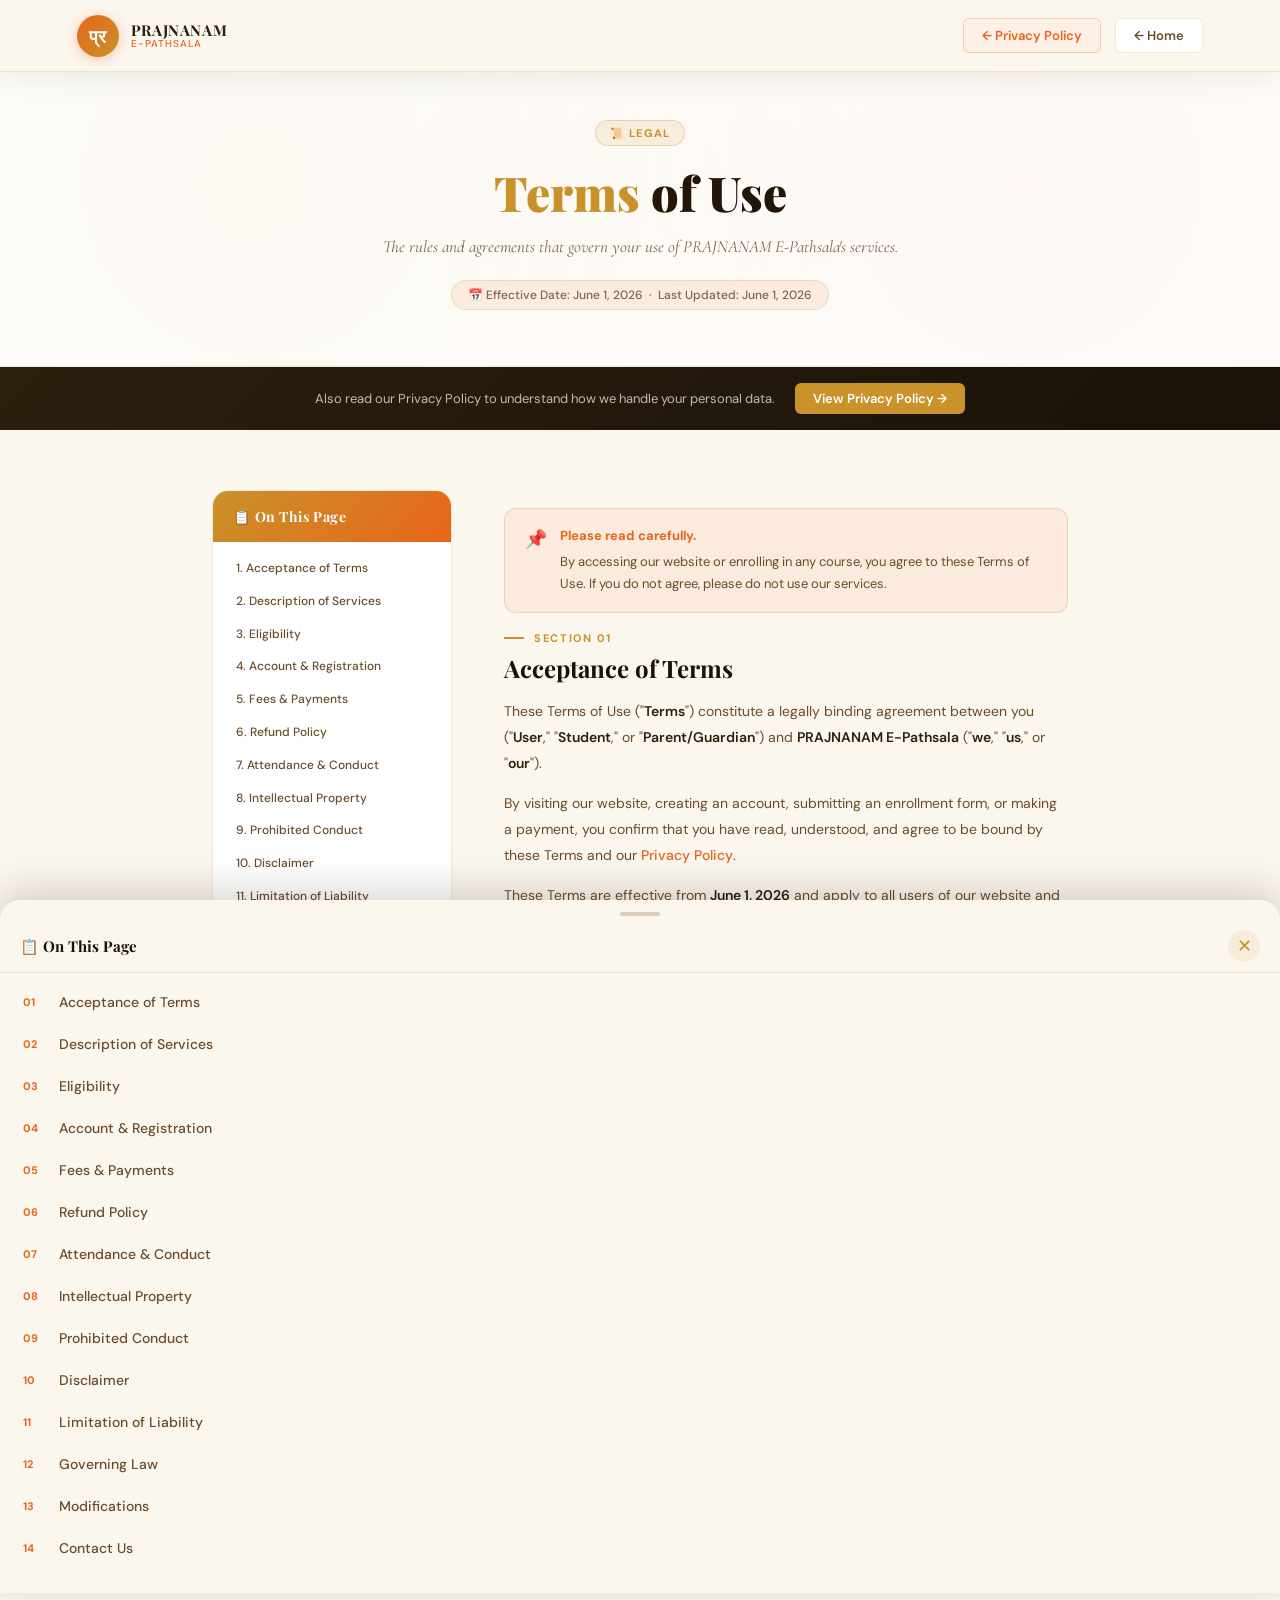
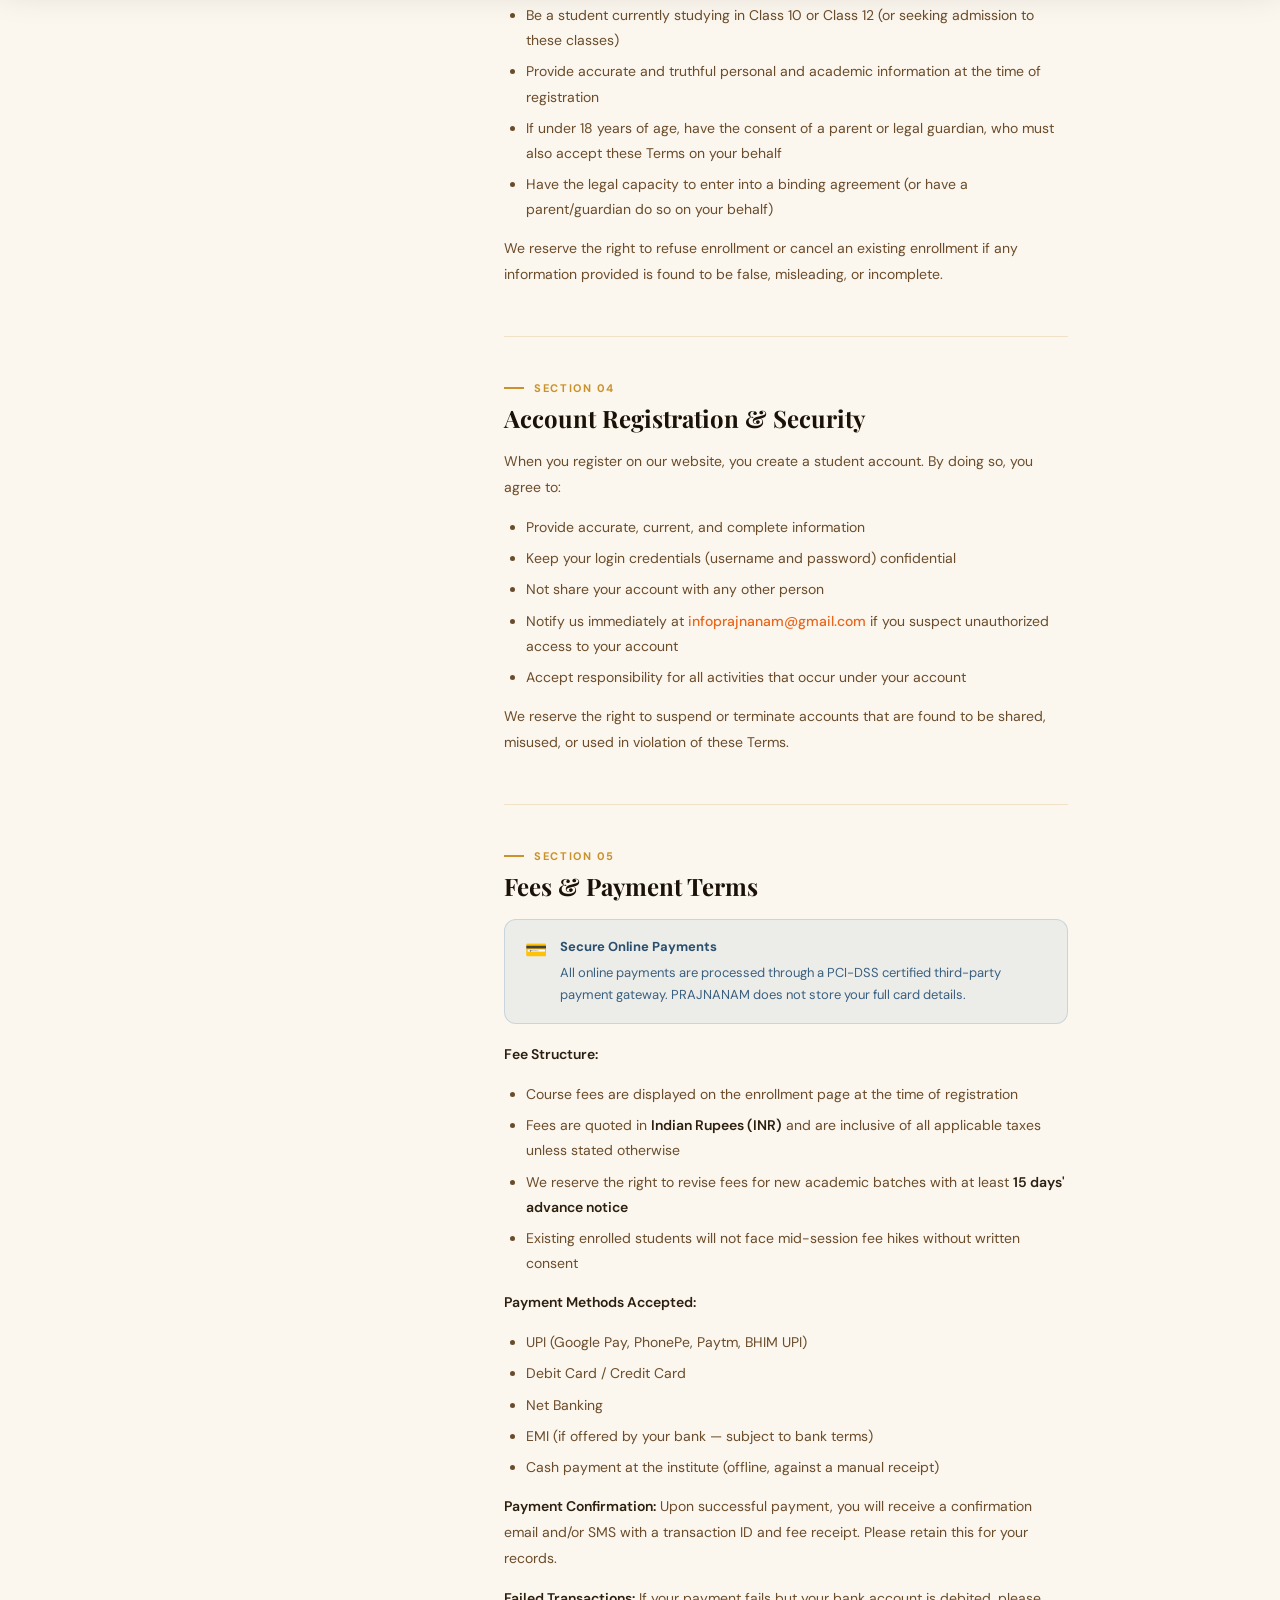
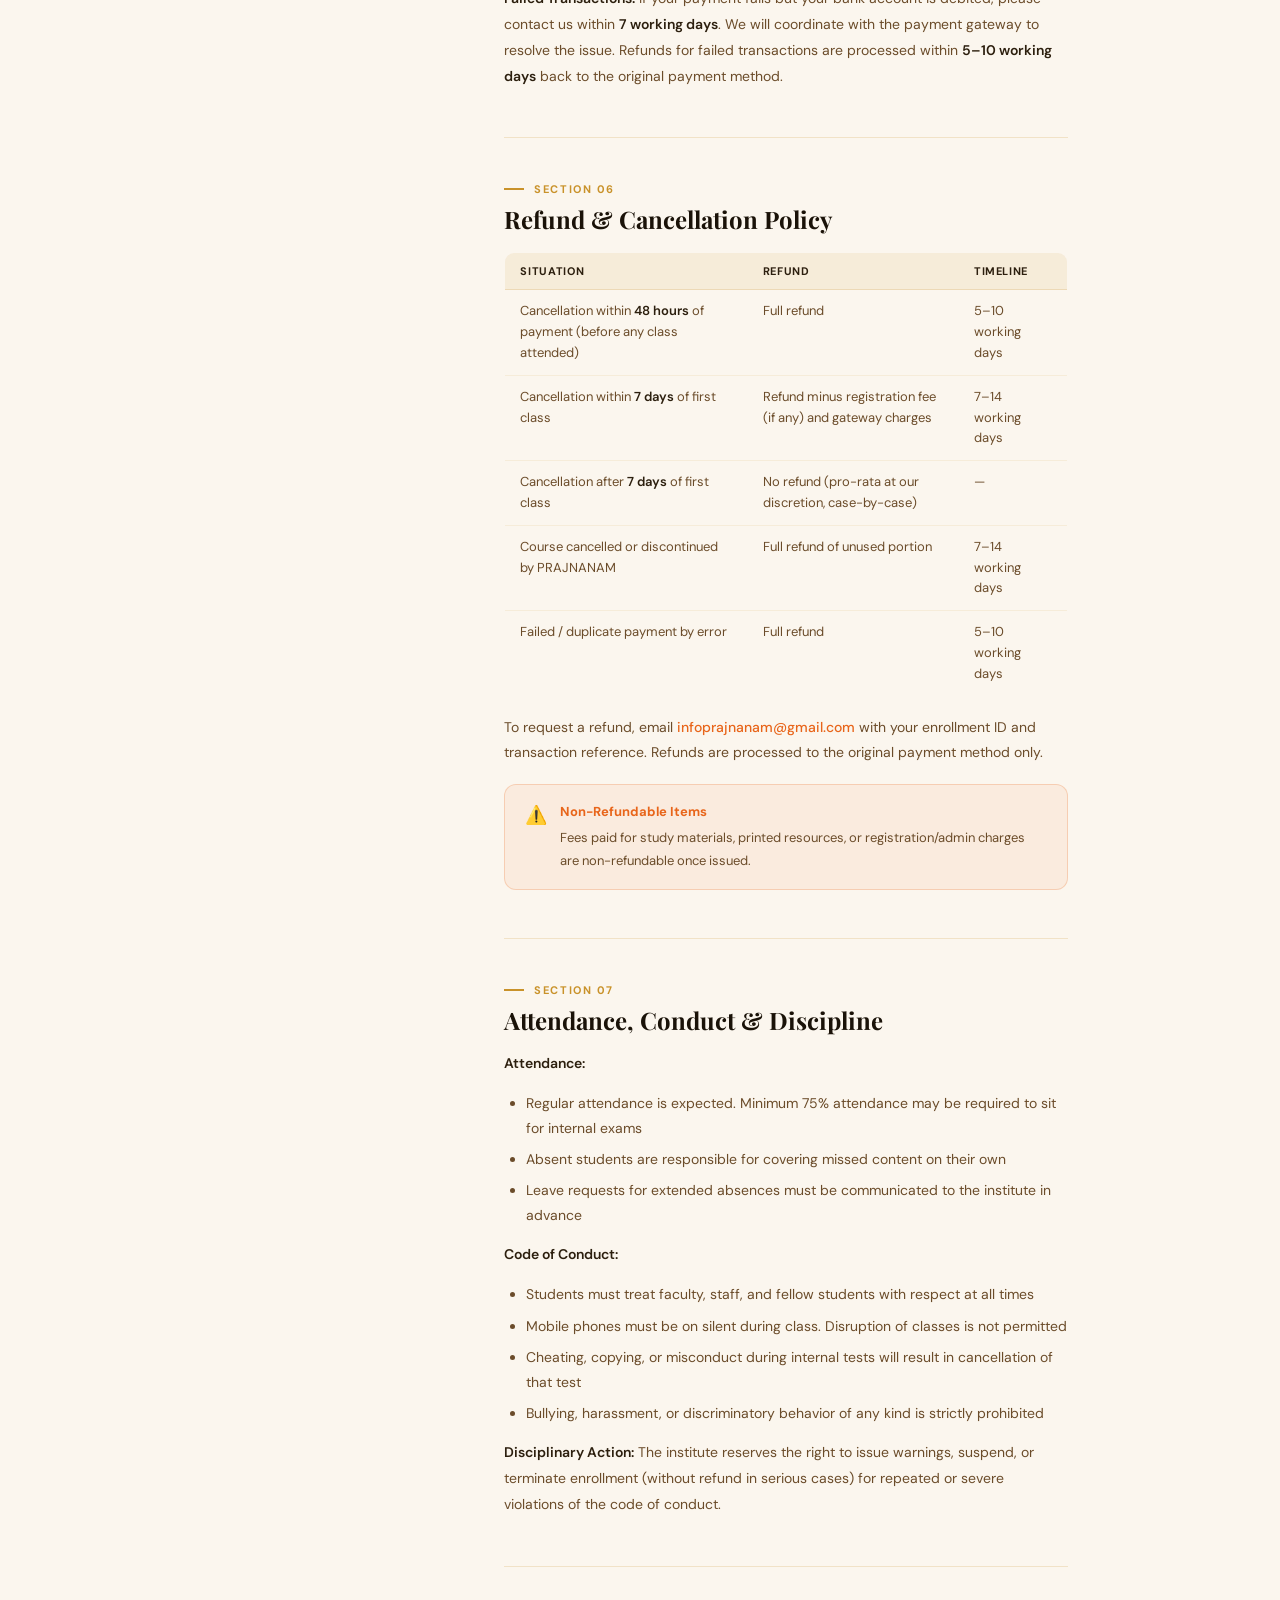
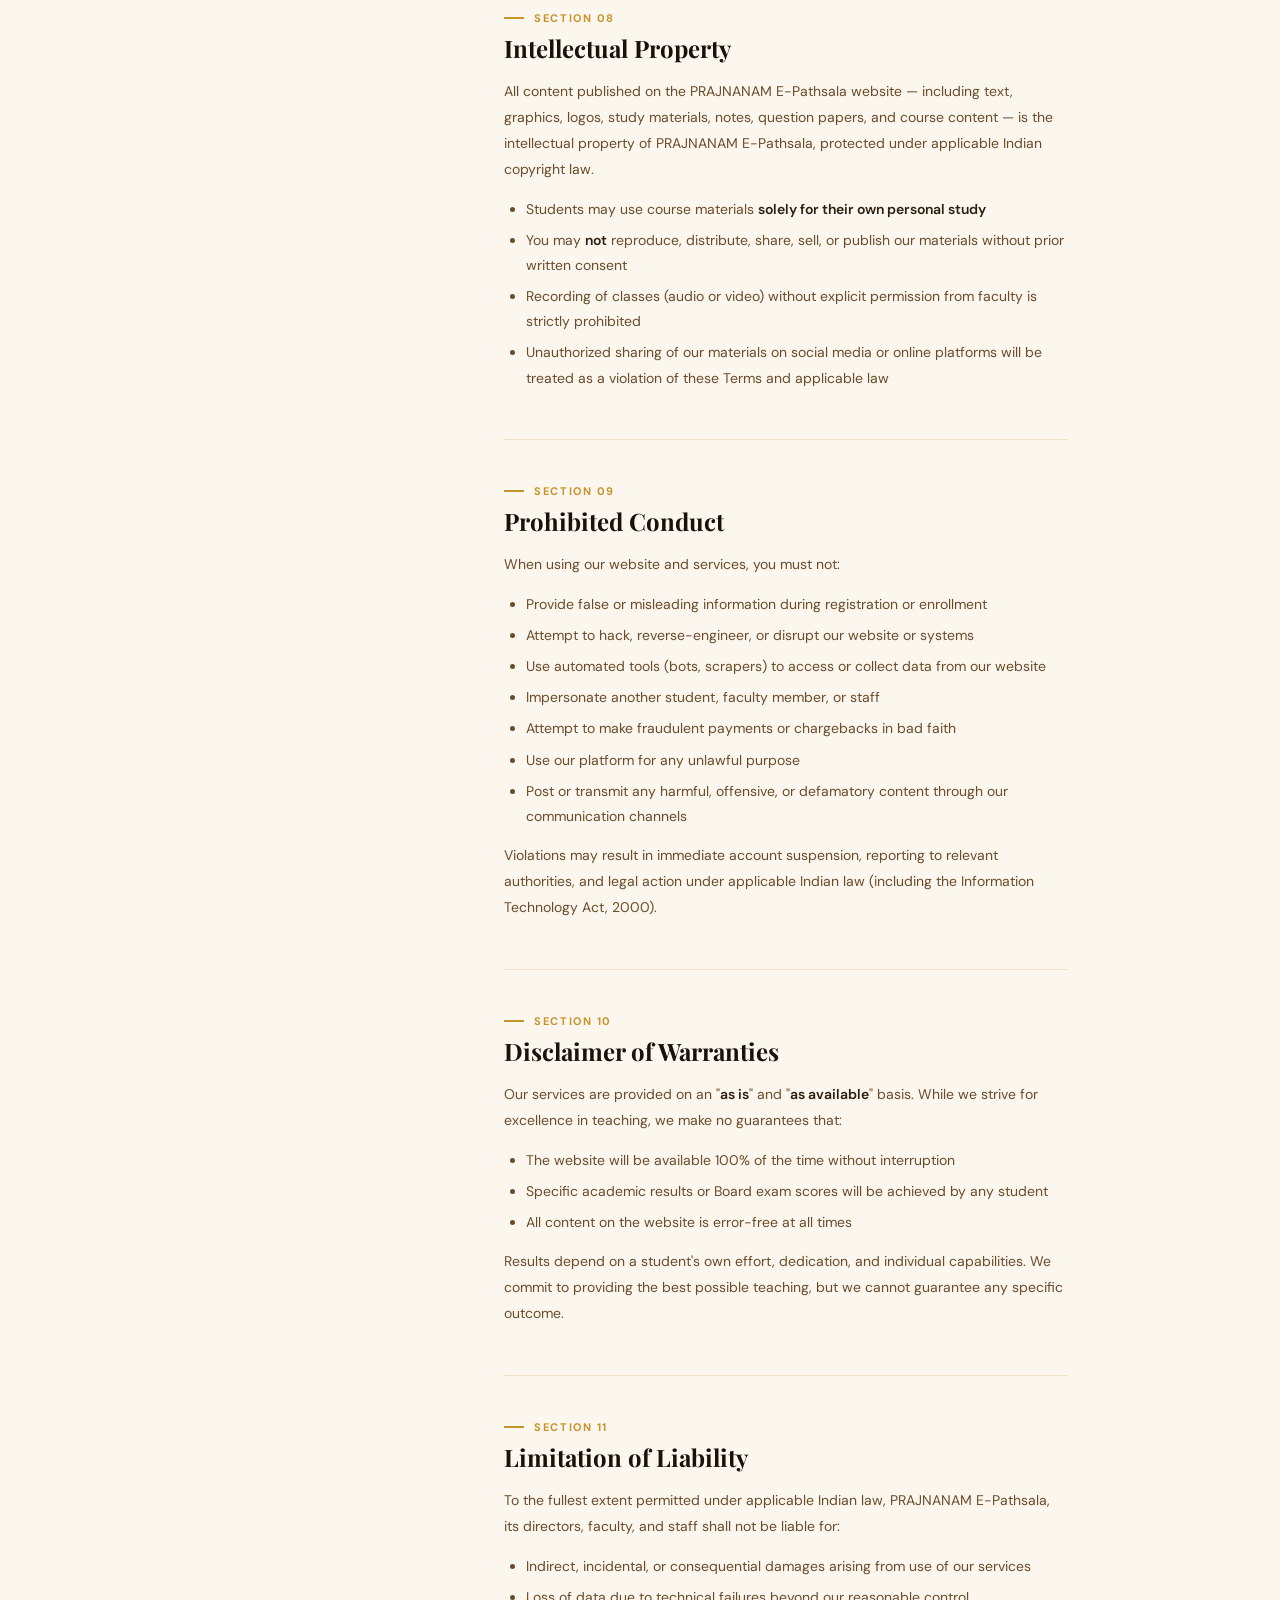
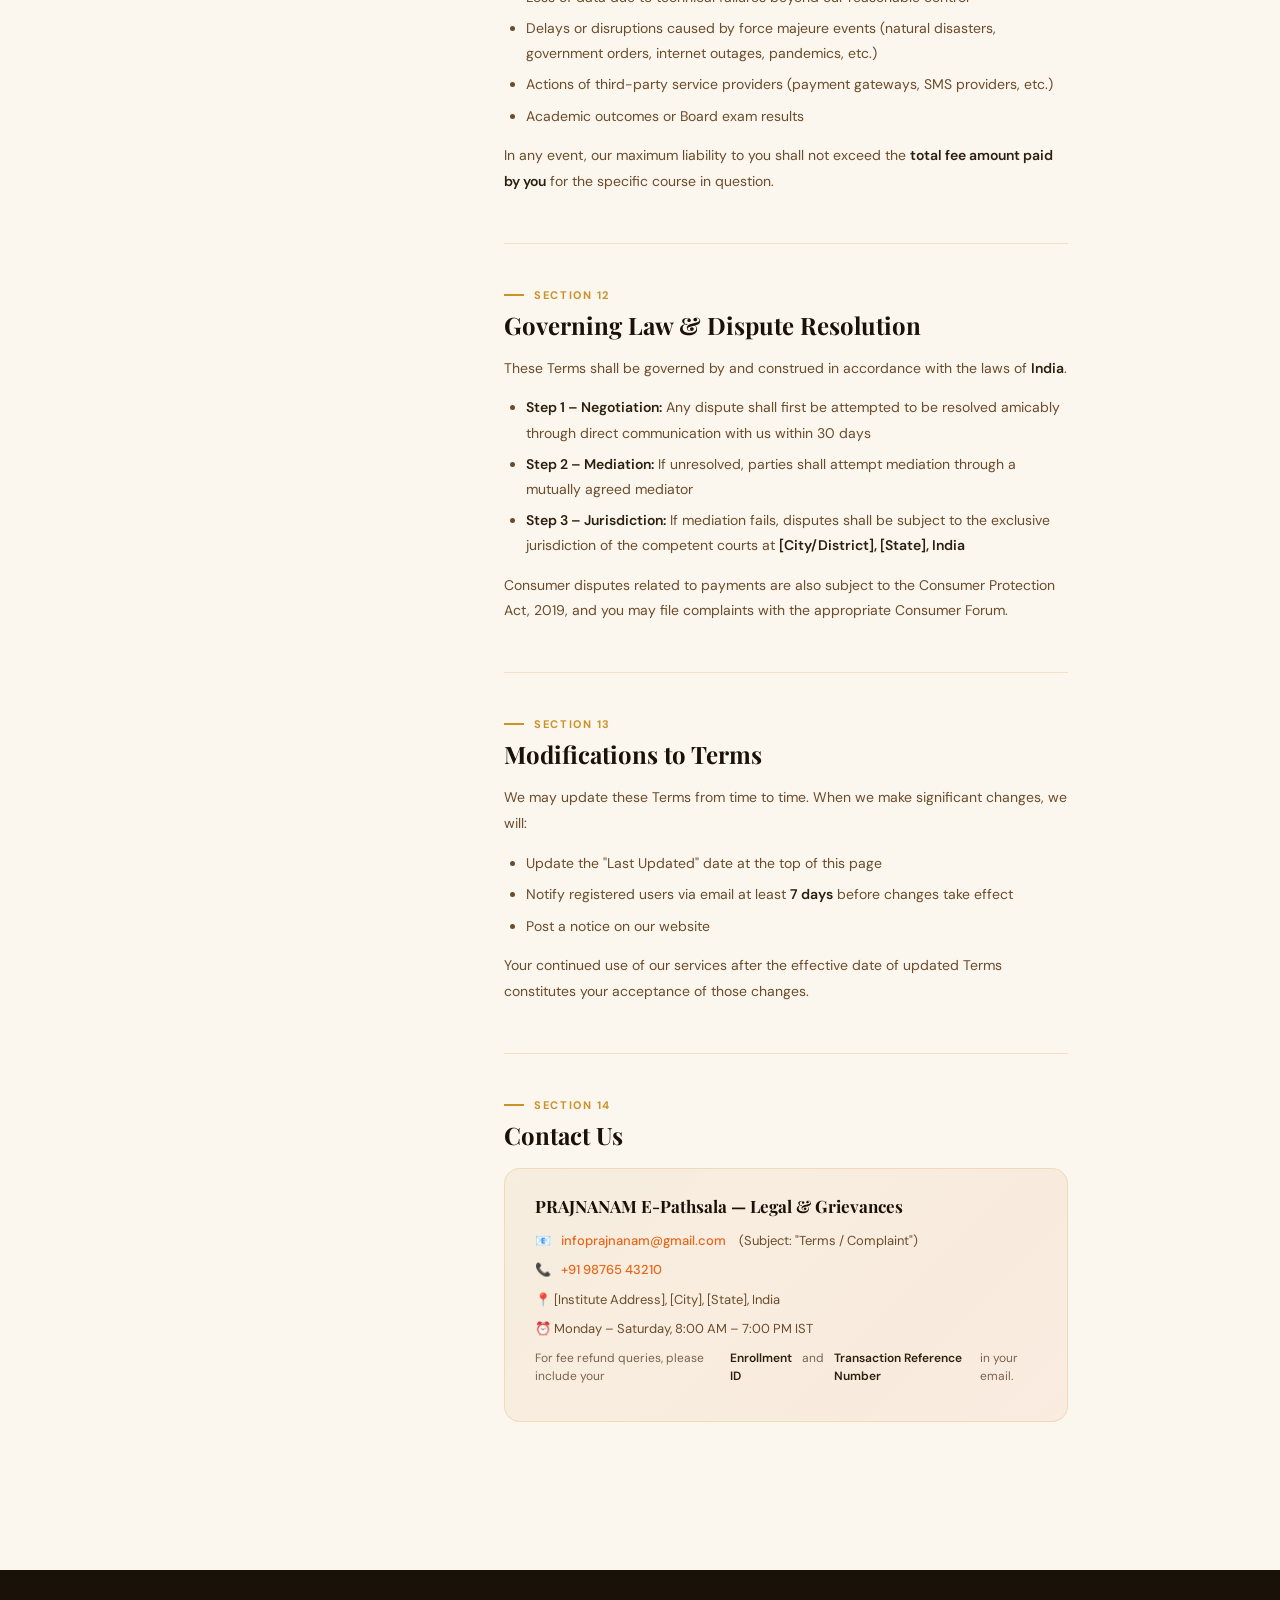
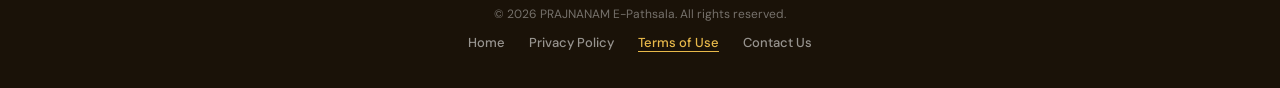
<file: terms-of-use.html>
<!DOCTYPE html>
<html lang="en">
<head>
  <meta charset="UTF-8" />
  <meta name="viewport" content="width=device-width, initial-scale=1.0"/>
  <title>Terms of Use – PRAJNANAM E-Pathsala</title>
  <link href="https://fonts.googleapis.com/css2?family=Playfair+Display:wght@400;700;900&family=DM+Sans:wght@300;400;500;600&family=Cormorant+Garamond:ital,wght@0,400;0,600;1,400&display=swap" rel="stylesheet"/>
  <style>
    *, *::before, *::after { margin: 0; padding: 0; box-sizing: border-box; }
    :root {
      --saffron: #E8651A; --saffron-light: #F4884A; --saffron-pale: #FDF0E6;
      --deep: #1A1208; --ink: #2C1F0E; --warm: #6B4C2A; --gold: #C9922A;
      --gold-light: #E8B94A; --cream: #FBF6EE; --text-muted: #7A6252;
      --border: rgba(201,146,42,0.2);
    }
    html { scroll-behavior: smooth; }
    body { font-family: 'DM Sans', sans-serif; background: var(--cream); color: var(--ink); overflow-x: hidden; }

    /* NAVBAR */
    nav {
      position: fixed; top: 0; left: 0; right: 0; z-index: 100;
      padding: 0 6vw; height: 72px;
      display: flex; align-items: center; justify-content: space-between;
      background: rgba(251,246,238,0.95); backdrop-filter: blur(14px);
      border-bottom: 1px solid var(--border);
      box-shadow: 0 4px 32px rgba(26,18,8,0.08);
    }
    .nav-brand { display: flex; align-items: center; gap: 12px; text-decoration: none; }
    .nav-logo {
      width: 42px; height: 42px; border-radius: 50%;
      background: linear-gradient(135deg, var(--saffron), var(--gold));
      display: flex; align-items: center; justify-content: center;
      font-family: 'Playfair Display', serif; font-weight: 900; font-size: 18px;
      color: white; box-shadow: 0 2px 12px rgba(232,101,26,0.35);
    }
    .nav-title-block { display: flex; flex-direction: column; line-height: 1.1; }
    .nav-title-main { font-family: 'Playfair Display', serif; font-weight: 700; font-size: 15px; color: var(--ink); letter-spacing: 0.04em; }
    .nav-title-sub { font-size: 10px; color: var(--saffron); font-weight: 500; letter-spacing: 0.1em; text-transform: uppercase; }
    .nav-right { display: flex; align-items: center; gap: 14px; }
    .nav-back {
      display: inline-flex; align-items: center; gap: 8px;
      font-size: 13px; font-weight: 600; color: var(--warm);
      text-decoration: none; padding: 8px 18px; border-radius: 6px;
      border: 1.5px solid var(--border); background: white; transition: all 0.2s;
    }
    .nav-back:hover { color: var(--saffron); border-color: var(--saffron); }
    .nav-privacy-link {
      font-size: 13px; font-weight: 600; color: var(--saffron);
      text-decoration: none; padding: 8px 18px; border-radius: 6px;
      background: var(--saffron-pale); border: 1px solid rgba(232,101,26,0.25);
      transition: all 0.2s;
    }
    .nav-privacy-link:hover { background: rgba(232,101,26,0.15); }

    /* PAGE HERO */
    .page-hero {
      padding: 120px 8vw 56px; text-align: center; background: white;
      border-bottom: 1px solid var(--border); position: relative; overflow: hidden;
    }
    .page-hero::before {
      content: ''; position: absolute; inset: 0;
      background: radial-gradient(circle at 80% 50%, rgba(232,101,26,0.05) 0%, transparent 60%),
                  radial-gradient(circle at 20% 50%, rgba(201,146,42,0.06) 0%, transparent 60%);
      pointer-events: none;
    }
    .page-hero-eyebrow {
      display: inline-flex; align-items: center; gap: 8px;
      background: rgba(201,146,42,0.12); border: 1px solid rgba(201,146,42,0.3);
      color: var(--gold); font-size: 11px; font-weight: 700;
      padding: 5px 14px; border-radius: 100px; letter-spacing: 0.1em;
      text-transform: uppercase; margin-bottom: 20px;
    }
    .page-hero h1 {
      font-family: 'Playfair Display', serif; font-weight: 900;
      font-size: clamp(30px, 4vw, 48px); color: var(--deep); line-height: 1.1; margin-bottom: 14px;
    }
    .page-hero h1 span { color: var(--gold); }
    .page-hero p {
      font-family: 'Cormorant Garamond', serif; font-style: italic;
      font-size: 17px; color: var(--text-muted); max-width: 520px; margin: 0 auto 20px; line-height: 1.6;
    }
    .effective-date {
      display: inline-block; font-size: 12px; color: var(--text-muted);
      background: var(--saffron-pale); border: 1px solid var(--border);
      padding: 6px 16px; border-radius: 100px; font-weight: 500;
    }

    /* SISTER PAGE BANNER */
    .sister-banner {
      background: linear-gradient(135deg, #2C1F0E, #1A1208);
      padding: 16px 8vw;
      display: flex; align-items: center; justify-content: center; gap: 20px; flex-wrap: wrap;
    }
    .sister-banner p { font-size: 13px; color: rgba(255,255,255,0.7); }
    .sister-banner a {
      display: inline-flex; align-items: center; gap: 6px;
      background: var(--gold); color: white;
      padding: 7px 18px; border-radius: 6px; font-size: 13px; font-weight: 600;
      text-decoration: none; transition: all 0.2s;
    }
    .sister-banner a:hover { background: var(--gold-light); transform: translateY(-1px); }

    /* ── MOBILE TOC FAB + DRAWER ───────────────────────── */
    .toc-fab {
      display: none;
      position: fixed; bottom: 24px; right: 20px; z-index: 200;
      width: 52px; height: 52px; border-radius: 50%;
      background: linear-gradient(135deg, var(--gold), var(--saffron));
      border: none; cursor: pointer;
      box-shadow: 0 4px 20px rgba(201,146,42,0.45);
      align-items: center; justify-content: center;
      transition: transform 0.2s, box-shadow 0.2s;
    }
    .toc-fab:hover { transform: scale(1.07); box-shadow: 0 6px 28px rgba(201,146,42,0.55); }
    .toc-fab svg { pointer-events: none; }

    .toc-overlay {
      display: none; position: fixed; inset: 0; z-index: 190;
      background: rgba(26,18,8,0.45); backdrop-filter: blur(3px);
      opacity: 0; transition: opacity 0.28s ease;
    }
    .toc-overlay.open { opacity: 1; }

    .toc-drawer {
      position: fixed; bottom: 0; left: 0; right: 0; z-index: 195;
      background: var(--cream); border-radius: 20px 20px 0 0;
      box-shadow: 0 -8px 40px rgba(26,18,8,0.18);
      transform: translateY(100%);
      transition: transform 0.32s cubic-bezier(0.4, 0, 0.2, 1);
      max-height: 78vh; display: flex; flex-direction: column; overflow: hidden;
    }
    .toc-drawer.open { transform: translateY(0); }

    .toc-drawer-handle {
      width: 40px; height: 4px; border-radius: 2px;
      background: rgba(107,76,42,0.25); margin: 12px auto 0; flex-shrink: 0;
    }
    .toc-drawer-header {
      display: flex; align-items: center; justify-content: space-between;
      padding: 14px 20px 10px; border-bottom: 1px solid var(--border); flex-shrink: 0;
    }
    .toc-drawer-title {
      font-family: 'Playfair Display', serif;
      font-size: 15px; font-weight: 700; color: var(--deep);
      display: flex; align-items: center; gap: 8px;
    }
    .toc-drawer-close {
      width: 32px; height: 32px; border-radius: 50%; border: none;
      background: rgba(201,146,42,0.1); cursor: pointer;
      display: flex; align-items: center; justify-content: center;
      color: var(--gold); font-size: 18px; line-height: 1; transition: background 0.2s;
    }
    .toc-drawer-close:hover { background: rgba(201,146,42,0.2); }

    .toc-drawer-list {
      list-style: none; overflow-y: auto;
      padding: 8px 0 24px; flex: 1; -webkit-overflow-scrolling: touch;
    }
    .toc-drawer-list li a {
      display: flex; align-items: center; gap: 12px; padding: 12px 20px;
      font-size: 14px; font-weight: 500; color: var(--warm);
      text-decoration: none; border-left: 3px solid transparent; transition: all 0.18s;
    }
    .toc-drawer-list li a:active,
    .toc-drawer-list li a:hover { color: var(--gold); background: rgba(201,146,42,0.07); border-left-color: var(--gold); }
    .toc-drawer-list li a .toc-num { font-size: 11px; font-weight: 700; color: var(--saffron); min-width: 24px; }
    /* ── END MOBILE TOC ─────────────────────────────────── */

    /* LAYOUT */
    .content-wrap {
      max-width: 1060px; margin: 0 auto; padding: 60px 8vw 100px;
      display: grid; grid-template-columns: 240px 1fr; gap: 52px; align-items: start;
    }

    /* DESKTOP TOC */
    .toc { position: sticky; top: 100px; background: white; border-radius: 16px; border: 1.5px solid var(--border); overflow: hidden; }
    .toc-header {
      background: linear-gradient(135deg, var(--gold), var(--saffron));
      padding: 16px 20px; font-family: 'Playfair Display', serif;
      font-size: 14px; font-weight: 700; color: white; letter-spacing: 0.04em;
    }
    .toc-list { list-style: none; padding: 10px 0; }
    .toc-list li a {
      display: block; padding: 8px 20px; font-size: 12px; font-weight: 500; color: var(--warm);
      text-decoration: none; border-left: 3px solid transparent; transition: all 0.2s; line-height: 1.4;
    }
    .toc-list li a:hover, .toc-list li a.active { color: var(--gold); border-left-color: var(--gold); background: rgba(201,146,42,0.07); }

    /* SECTIONS */
    .doc-section { margin-bottom: 48px; scroll-margin-top: 110px; opacity: 0; transform: translateY(14px); transition: opacity 0.5s ease, transform 0.5s ease; }
    .doc-section.visible { opacity: 1; transform: translateY(0); }
    .doc-section-num {
      font-size: 11px; font-weight: 700; letter-spacing: 0.14em; text-transform: uppercase;
      color: var(--gold); margin-bottom: 8px; display: flex; align-items: center; gap: 10px;
    }
    .doc-section-num::before { content: ''; width: 20px; height: 2px; background: var(--gold); }
    .doc-section h2 { font-family: 'Playfair Display', serif; font-weight: 700; font-size: clamp(18px, 2.2vw, 24px); color: var(--deep); margin-bottom: 16px; line-height: 1.25; }
    .doc-section p { font-size: 14px; color: var(--warm); line-height: 1.85; margin-bottom: 14px; }
    .doc-section p:last-child { margin-bottom: 0; }
    .doc-section ul, .doc-section ol { padding-left: 22px; margin-bottom: 14px; }
    .doc-section li { font-size: 14px; color: var(--warm); line-height: 1.8; margin-bottom: 6px; }
    .doc-section strong { color: var(--ink); font-weight: 600; }
    .doc-section a { color: var(--saffron); text-decoration: none; font-weight: 500; }
    .doc-section a:hover { text-decoration: underline; }

    .section-divider { height: 1px; background: var(--border); margin: 44px 0; }

    /* CALLOUTS */
    .callout { border-radius: 12px; padding: 16px 20px; margin: 18px 0; display: flex; gap: 13px; align-items: flex-start; }
    .callout-icon { font-size: 18px; flex-shrink: 0; margin-top: 2px; }
    .callout-body { font-size: 13px; line-height: 1.75; }
    .callout-body strong { display: block; margin-bottom: 3px; font-size: 13px; font-weight: 700; }
    .callout-info { background: rgba(91,141,184,0.09); border: 1px solid rgba(91,141,184,0.25); }
    .callout-info .callout-body { color: #3a6080; }
    .callout-info .callout-body strong { color: #2a4f6e; }
    .callout-warn { background: rgba(232,101,26,0.07); border: 1px solid rgba(232,101,26,0.22); }
    .callout-warn .callout-body { color: var(--warm); }
    .callout-warn .callout-body strong { color: var(--saffron); }
    .callout-success { background: rgba(72,160,100,0.08); border: 1px solid rgba(72,160,100,0.25); }
    .callout-success .callout-body { color: #2d6640; }
    .callout-success .callout-body strong { color: #236035; }

    /* TABLE */
    .data-table { width: 100%; border-collapse: collapse; margin: 18px 0; border-radius: 10px; overflow: hidden; border: 1.5px solid var(--border); font-size: 13px; }
    .data-table th { background: rgba(201,146,42,0.1); padding: 11px 15px; text-align: left; font-weight: 700; color: var(--ink); border-bottom: 1.5px solid var(--border); font-size: 11px; text-transform: uppercase; letter-spacing: 0.06em; }
    .data-table td { padding: 11px 15px; color: var(--warm); line-height: 1.6; border-bottom: 1px solid rgba(201,146,42,0.1); vertical-align: top; }
    .data-table tr:last-child td { border-bottom: none; }

    /* CONTACT BOX */
    .contact-box { background: linear-gradient(135deg, rgba(201,146,42,0.08), rgba(232,101,26,0.07)); border: 1.5px solid var(--border); border-radius: 16px; padding: 26px 30px; margin-top: 18px; }
    .contact-box h4 { font-family: 'Playfair Display', serif; font-size: 17px; font-weight: 700; color: var(--deep); margin-bottom: 14px; }
    .contact-item { display: flex; gap: 10px; align-items: flex-start; font-size: 13px; color: var(--warm); margin-bottom: 10px; line-height: 1.5; }
    .contact-item a { color: var(--saffron); text-decoration: none; font-weight: 500; }
    .contact-item a:hover { text-decoration: underline; }

    /* FOOTER */
    .page-footer { background: var(--deep); padding: 36px 8vw; text-align: center; }
    .page-footer p { font-size: 12px; color: rgba(255,255,255,0.4); margin-bottom: 12px; }
    .page-footer-links { display: flex; justify-content: center; gap: 24px; flex-wrap: wrap; }
    .page-footer-links a { font-size: 13px; color: rgba(255,255,255,0.55); text-decoration: none; font-weight: 500; transition: color 0.2s; }
    .page-footer-links a:hover { color: var(--saffron-light); }
    .page-footer-links a.active-page { color: var(--gold-light); border-bottom: 1px solid var(--gold-light); }

    /* ── RESPONSIVE ─────────────────────────────────────── */
    @media (max-width: 900px) {
      .content-wrap { grid-template-columns: 1fr; padding: 40px 6vw 100px; }
      .toc { display: none; }
      .nav-privacy-link { display: none; }
      .toc-fab { display: flex; }
      .toc-overlay { display: block; pointer-events: none; }
      .toc-overlay.open { pointer-events: all; }
      .toc-drawer { display: flex; }
    }
    @media (max-width: 600px) { .page-hero { padding: 100px 6vw 44px; } .sister-banner { gap: 12px; } }
  </style>
</head>
<body>

<nav>
  <a href="index.html" class="nav-brand">
    <div class="nav-logo">प्र</div>
    <div class="nav-title-block">
      <span class="nav-title-main">PRAJNANAM</span>
      <span class="nav-title-sub">E-Pathsala</span>
    </div>
  </a>
  <div class="nav-right">
    <a href="privacy-policy.html" class="nav-privacy-link">← Privacy Policy</a>
    <a href="index.html" class="nav-back">← Home</a>
  </div>
</nav>

<!-- ── MOBILE TOC FAB ───────────────────────────────────── -->
<button class="toc-fab" id="tocFab" aria-label="Open table of contents" aria-expanded="false">
  <svg width="22" height="22" viewBox="0 0 22 22" fill="none" xmlns="http://www.w3.org/2000/svg">
    <rect x="3" y="5" width="6" height="2" rx="1" fill="white"/>
    <rect x="3" y="10" width="6" height="2" rx="1" fill="white"/>
    <rect x="3" y="15" width="6" height="2" rx="1" fill="white"/>
    <rect x="11" y="5" width="8" height="2" rx="1" fill="rgba(255,255,255,0.6)"/>
    <rect x="11" y="10" width="8" height="2" rx="1" fill="rgba(255,255,255,0.6)"/>
    <rect x="11" y="15" width="8" height="2" rx="1" fill="rgba(255,255,255,0.6)"/>
  </svg>
</button>

<div class="toc-overlay" id="tocOverlay"></div>

<div class="toc-drawer" id="tocDrawer" role="dialog" aria-modal="true" aria-label="Table of contents">
  <div class="toc-drawer-handle"></div>
  <div class="toc-drawer-header">
    <div class="toc-drawer-title">📋 On This Page</div>
    <button class="toc-drawer-close" id="tocClose" aria-label="Close table of contents">✕</button>
  </div>
  <ul class="toc-drawer-list">
    <li><a href="#t1"  class="toc-drawer-link"><span class="toc-num">01</span> Acceptance of Terms</a></li>
    <li><a href="#t2"  class="toc-drawer-link"><span class="toc-num">02</span> Description of Services</a></li>
    <li><a href="#t3"  class="toc-drawer-link"><span class="toc-num">03</span> Eligibility</a></li>
    <li><a href="#t4"  class="toc-drawer-link"><span class="toc-num">04</span> Account &amp; Registration</a></li>
    <li><a href="#t5"  class="toc-drawer-link"><span class="toc-num">05</span> Fees &amp; Payments</a></li>
    <li><a href="#t6"  class="toc-drawer-link"><span class="toc-num">06</span> Refund Policy</a></li>
    <li><a href="#t7"  class="toc-drawer-link"><span class="toc-num">07</span> Attendance &amp; Conduct</a></li>
    <li><a href="#t8"  class="toc-drawer-link"><span class="toc-num">08</span> Intellectual Property</a></li>
    <li><a href="#t9"  class="toc-drawer-link"><span class="toc-num">09</span> Prohibited Conduct</a></li>
    <li><a href="#t10" class="toc-drawer-link"><span class="toc-num">10</span> Disclaimer</a></li>
    <li><a href="#t11" class="toc-drawer-link"><span class="toc-num">11</span> Limitation of Liability</a></li>
    <li><a href="#t12" class="toc-drawer-link"><span class="toc-num">12</span> Governing Law</a></li>
    <li><a href="#t13" class="toc-drawer-link"><span class="toc-num">13</span> Modifications</a></li>
    <li><a href="#t14" class="toc-drawer-link"><span class="toc-num">14</span> Contact Us</a></li>
  </ul>
</div>
<!-- ── END MOBILE TOC ─────────────────────────────────────── -->

<div class="page-hero">
  <div class="page-hero-eyebrow">📜 Legal</div>
  <h1><span>Terms</span> of Use</h1>
  <p>The rules and agreements that govern your use of PRAJNANAM E-Pathsala's services.</p>
  <span class="effective-date">📅 Effective Date: June 1, 2026 &nbsp;·&nbsp; Last Updated: June 1, 2026</span>
</div>

<div class="sister-banner">
  <p>Also read our Privacy Policy to understand how we handle your personal data.</p>
  <a href="privacy-policy.html">View Privacy Policy →</a>
</div>

<div class="content-wrap">

  <!-- DESKTOP TOC -->
  <aside class="toc">
    <div class="toc-header">📋 On This Page</div>
    <ul class="toc-list">
      <li><a href="#t1">1. Acceptance of Terms</a></li>
      <li><a href="#t2">2. Description of Services</a></li>
      <li><a href="#t3">3. Eligibility</a></li>
      <li><a href="#t4">4. Account & Registration</a></li>
      <li><a href="#t5">5. Fees & Payments</a></li>
      <li><a href="#t6">6. Refund Policy</a></li>
      <li><a href="#t7">7. Attendance & Conduct</a></li>
      <li><a href="#t8">8. Intellectual Property</a></li>
      <li><a href="#t9">9. Prohibited Conduct</a></li>
      <li><a href="#t10">10. Disclaimer</a></li>
      <li><a href="#t11">11. Limitation of Liability</a></li>
      <li><a href="#t12">12. Governing Law</a></li>
      <li><a href="#t13">13. Modifications</a></li>
      <li><a href="#t14">14. Contact Us</a></li>
    </ul>
  </aside>

  <!-- CONTENT -->
  <div>

    <div class="callout callout-warn">
      <span class="callout-icon">📌</span>
      <div class="callout-body">
        <strong>Please read carefully.</strong>
        By accessing our website or enrolling in any course, you agree to these Terms of Use. If you do not agree, please do not use our services.
      </div>
    </div>

    <div class="doc-section" id="t1">
      <div class="doc-section-num">Section 01</div>
      <h2>Acceptance of Terms</h2>
      <p>These Terms of Use ("<strong>Terms</strong>") constitute a legally binding agreement between you ("<strong>User</strong>," "<strong>Student</strong>," or "<strong>Parent/Guardian</strong>") and <strong>PRAJNANAM E-Pathsala</strong> ("<strong>we</strong>," "<strong>us</strong>," or "<strong>our</strong>").</p>
      <p>By visiting our website, creating an account, submitting an enrollment form, or making a payment, you confirm that you have read, understood, and agree to be bound by these Terms and our <a href="privacy-policy.html">Privacy Policy</a>.</p>
      <p>These Terms are effective from <strong>June 1, 2026</strong> and apply to all users of our website and services.</p>
    </div>

    <div class="section-divider"></div>

    <div class="doc-section" id="t2">
      <div class="doc-section-num">Section 02</div>
      <h2>Description of Services</h2>
      <p>PRAJNANAM E-Pathsala provides the following services:</p>
      <ul>
        <li><strong>Offline classroom coaching</strong> for Class 10 and Class 12 (Science and Arts streams) at our physical institute</li>
        <li><strong>Online enrollment and registration</strong> through our website</li>
        <li><strong>Online fee payment</strong> through a third-party payment gateway</li>
        <li><strong>Student portal</strong> for tracking enrollment status, attendance, and fee receipts</li>
        <li><strong>Communication services</strong> — SMS/email alerts for schedules, exams, and notices</li>
      </ul>
      <p>We reserve the right to modify, suspend, or discontinue any service at any time with reasonable prior notice, except where circumstances beyond our control require immediate action.</p>
    </div>

    <div class="section-divider"></div>

    <div class="doc-section" id="t3">
      <div class="doc-section-num">Section 03</div>
      <h2>Eligibility</h2>
      <p>To use our services and enroll in courses, you must:</p>
      <ul>
        <li>Be a student currently studying in Class 10 or Class 12 (or seeking admission to these classes)</li>
        <li>Provide accurate and truthful personal and academic information at the time of registration</li>
        <li>If under 18 years of age, have the consent of a parent or legal guardian, who must also accept these Terms on your behalf</li>
        <li>Have the legal capacity to enter into a binding agreement (or have a parent/guardian do so on your behalf)</li>
      </ul>
      <p>We reserve the right to refuse enrollment or cancel an existing enrollment if any information provided is found to be false, misleading, or incomplete.</p>
    </div>

    <div class="section-divider"></div>

    <div class="doc-section" id="t4">
      <div class="doc-section-num">Section 04</div>
      <h2>Account Registration & Security</h2>
      <p>When you register on our website, you create a student account. By doing so, you agree to:</p>
      <ul>
        <li>Provide accurate, current, and complete information</li>
        <li>Keep your login credentials (username and password) confidential</li>
        <li>Not share your account with any other person</li>
        <li>Notify us immediately at <a href="mailto:infoprajnanam@gmail.com">infoprajnanam@gmail.com</a> if you suspect unauthorized access to your account</li>
        <li>Accept responsibility for all activities that occur under your account</li>
      </ul>
      <p>We reserve the right to suspend or terminate accounts that are found to be shared, misused, or used in violation of these Terms.</p>
    </div>

    <div class="section-divider"></div>

    <div class="doc-section" id="t5">
      <div class="doc-section-num">Section 05</div>
      <h2>Fees & Payment Terms</h2>
      <div class="callout callout-info">
        <span class="callout-icon">💳</span>
        <div class="callout-body">
          <strong>Secure Online Payments</strong>
          All online payments are processed through a PCI-DSS certified third-party payment gateway. PRAJNANAM does not store your full card details.
        </div>
      </div>
      <p><strong>Fee Structure:</strong></p>
      <ul>
        <li>Course fees are displayed on the enrollment page at the time of registration</li>
        <li>Fees are quoted in <strong>Indian Rupees (INR)</strong> and are inclusive of all applicable taxes unless stated otherwise</li>
        <li>We reserve the right to revise fees for new academic batches with at least <strong>15 days' advance notice</strong></li>
        <li>Existing enrolled students will not face mid-session fee hikes without written consent</li>
      </ul>
      <p><strong>Payment Methods Accepted:</strong></p>
      <ul>
        <li>UPI (Google Pay, PhonePe, Paytm, BHIM UPI)</li>
        <li>Debit Card / Credit Card</li>
        <li>Net Banking</li>
        <li>EMI (if offered by your bank — subject to bank terms)</li>
        <li>Cash payment at the institute (offline, against a manual receipt)</li>
      </ul>
      <p><strong>Payment Confirmation:</strong> Upon successful payment, you will receive a confirmation email and/or SMS with a transaction ID and fee receipt. Please retain this for your records.</p>
      <p><strong>Failed Transactions:</strong> If your payment fails but your bank account is debited, please contact us within <strong>7 working days</strong>. We will coordinate with the payment gateway to resolve the issue. Refunds for failed transactions are processed within <strong>5–10 working days</strong> back to the original payment method.</p>
    </div>

    <div class="section-divider"></div>

    <div class="doc-section" id="t6">
      <div class="doc-section-num">Section 06</div>
      <h2>Refund & Cancellation Policy</h2>
      <table class="data-table">
        <thead><tr><th>Situation</th><th>Refund</th><th>Timeline</th></tr></thead>
        <tbody>
          <tr><td>Cancellation within <strong>48 hours</strong> of payment (before any class attended)</td><td>Full refund</td><td>5–10 working days</td></tr>
          <tr><td>Cancellation within <strong>7 days</strong> of first class</td><td>Refund minus registration fee (if any) and gateway charges</td><td>7–14 working days</td></tr>
          <tr><td>Cancellation after <strong>7 days</strong> of first class</td><td>No refund (pro-rata at our discretion, case-by-case)</td><td>—</td></tr>
          <tr><td>Course cancelled or discontinued by PRAJNANAM</td><td>Full refund of unused portion</td><td>7–14 working days</td></tr>
          <tr><td>Failed / duplicate payment by error</td><td>Full refund</td><td>5–10 working days</td></tr>
        </tbody>
      </table>
      <p>To request a refund, email <a href="mailto:infoprajnanam@gmail.com">infoprajnanam@gmail.com</a> with your enrollment ID and transaction reference. Refunds are processed to the original payment method only.</p>
      <div class="callout callout-warn">
        <span class="callout-icon">⚠️</span>
        <div class="callout-body">
          <strong>Non-Refundable Items</strong>
          Fees paid for study materials, printed resources, or registration/admin charges are non-refundable once issued.
        </div>
      </div>
    </div>

    <div class="section-divider"></div>

    <div class="doc-section" id="t7">
      <div class="doc-section-num">Section 07</div>
      <h2>Attendance, Conduct & Discipline</h2>
      <p><strong>Attendance:</strong></p>
      <ul>
        <li>Regular attendance is expected. Minimum 75% attendance may be required to sit for internal exams</li>
        <li>Absent students are responsible for covering missed content on their own</li>
        <li>Leave requests for extended absences must be communicated to the institute in advance</li>
      </ul>
      <p><strong>Code of Conduct:</strong></p>
      <ul>
        <li>Students must treat faculty, staff, and fellow students with respect at all times</li>
        <li>Mobile phones must be on silent during class. Disruption of classes is not permitted</li>
        <li>Cheating, copying, or misconduct during internal tests will result in cancellation of that test</li>
        <li>Bullying, harassment, or discriminatory behavior of any kind is strictly prohibited</li>
      </ul>
      <p><strong>Disciplinary Action:</strong> The institute reserves the right to issue warnings, suspend, or terminate enrollment (without refund in serious cases) for repeated or severe violations of the code of conduct.</p>
    </div>

    <div class="section-divider"></div>

    <div class="doc-section" id="t8">
      <div class="doc-section-num">Section 08</div>
      <h2>Intellectual Property</h2>
      <p>All content published on the PRAJNANAM E-Pathsala website — including text, graphics, logos, study materials, notes, question papers, and course content — is the intellectual property of PRAJNANAM E-Pathsala, protected under applicable Indian copyright law.</p>
      <ul>
        <li>Students may use course materials <strong>solely for their own personal study</strong></li>
        <li>You may <strong>not</strong> reproduce, distribute, share, sell, or publish our materials without prior written consent</li>
        <li>Recording of classes (audio or video) without explicit permission from faculty is strictly prohibited</li>
        <li>Unauthorized sharing of our materials on social media or online platforms will be treated as a violation of these Terms and applicable law</li>
      </ul>
    </div>

    <div class="section-divider"></div>

    <div class="doc-section" id="t9">
      <div class="doc-section-num">Section 09</div>
      <h2>Prohibited Conduct</h2>
      <p>When using our website and services, you must not:</p>
      <ul>
        <li>Provide false or misleading information during registration or enrollment</li>
        <li>Attempt to hack, reverse-engineer, or disrupt our website or systems</li>
        <li>Use automated tools (bots, scrapers) to access or collect data from our website</li>
        <li>Impersonate another student, faculty member, or staff</li>
        <li>Attempt to make fraudulent payments or chargebacks in bad faith</li>
        <li>Use our platform for any unlawful purpose</li>
        <li>Post or transmit any harmful, offensive, or defamatory content through our communication channels</li>
      </ul>
      <p>Violations may result in immediate account suspension, reporting to relevant authorities, and legal action under applicable Indian law (including the Information Technology Act, 2000).</p>
    </div>

    <div class="section-divider"></div>

    <div class="doc-section" id="t10">
      <div class="doc-section-num">Section 10</div>
      <h2>Disclaimer of Warranties</h2>
      <p>Our services are provided on an "<strong>as is</strong>" and "<strong>as available</strong>" basis. While we strive for excellence in teaching, we make no guarantees that:</p>
      <ul>
        <li>The website will be available 100% of the time without interruption</li>
        <li>Specific academic results or Board exam scores will be achieved by any student</li>
        <li>All content on the website is error-free at all times</li>
      </ul>
      <p>Results depend on a student's own effort, dedication, and individual capabilities. We commit to providing the best possible teaching, but we cannot guarantee any specific outcome.</p>
    </div>

    <div class="section-divider"></div>

    <div class="doc-section" id="t11">
      <div class="doc-section-num">Section 11</div>
      <h2>Limitation of Liability</h2>
      <p>To the fullest extent permitted under applicable Indian law, PRAJNANAM E-Pathsala, its directors, faculty, and staff shall not be liable for:</p>
      <ul>
        <li>Indirect, incidental, or consequential damages arising from use of our services</li>
        <li>Loss of data due to technical failures beyond our reasonable control</li>
        <li>Delays or disruptions caused by force majeure events (natural disasters, government orders, internet outages, pandemics, etc.)</li>
        <li>Actions of third-party service providers (payment gateways, SMS providers, etc.)</li>
        <li>Academic outcomes or Board exam results</li>
      </ul>
      <p>In any event, our maximum liability to you shall not exceed the <strong>total fee amount paid by you</strong> for the specific course in question.</p>
    </div>

    <div class="section-divider"></div>

    <div class="doc-section" id="t12">
      <div class="doc-section-num">Section 12</div>
      <h2>Governing Law & Dispute Resolution</h2>
      <p>These Terms shall be governed by and construed in accordance with the laws of <strong>India</strong>.</p>
      <ul>
        <li><strong>Step 1 – Negotiation:</strong> Any dispute shall first be attempted to be resolved amicably through direct communication with us within 30 days</li>
        <li><strong>Step 2 – Mediation:</strong> If unresolved, parties shall attempt mediation through a mutually agreed mediator</li>
        <li><strong>Step 3 – Jurisdiction:</strong> If mediation fails, disputes shall be subject to the exclusive jurisdiction of the competent courts at <strong>[City/District], [State], India</strong></li>
      </ul>
      <p>Consumer disputes related to payments are also subject to the Consumer Protection Act, 2019, and you may file complaints with the appropriate Consumer Forum.</p>
    </div>

    <div class="section-divider"></div>

    <div class="doc-section" id="t13">
      <div class="doc-section-num">Section 13</div>
      <h2>Modifications to Terms</h2>
      <p>We may update these Terms from time to time. When we make significant changes, we will:</p>
      <ul>
        <li>Update the "Last Updated" date at the top of this page</li>
        <li>Notify registered users via email at least <strong>7 days</strong> before changes take effect</li>
        <li>Post a notice on our website</li>
      </ul>
      <p>Your continued use of our services after the effective date of updated Terms constitutes your acceptance of those changes.</p>
    </div>

    <div class="section-divider"></div>

    <div class="doc-section" id="t14">
      <div class="doc-section-num">Section 14</div>
      <h2>Contact Us</h2>
      <div class="contact-box">
        <h4>PRAJNANAM E-Pathsala — Legal & Grievances</h4>
        <div class="contact-item">📧 <a href="mailto:infoprajnanam@gmail.com">infoprajnanam@gmail.com</a> &nbsp;(Subject: "Terms / Complaint")</div>
        <div class="contact-item">📞 <a href="tel:+919876543210">+91 98765 43210</a></div>
        <div class="contact-item">📍 [Institute Address], [City], [State], India</div>
        <div class="contact-item">⏰ Monday – Saturday, 8:00 AM – 7:00 PM IST</div>
        <div class="contact-item" style="margin-top:10px;font-size:12px;color:var(--text-muted);">For fee refund queries, please include your <strong>Enrollment ID</strong> and <strong>Transaction Reference Number</strong> in your email.</div>
      </div>
    </div>

  </div>
</div>

<footer class="page-footer">
  <p>© 2026 PRAJNANAM E-Pathsala. All rights reserved.</p>
  <div class="page-footer-links">
    <a href="index.html">Home</a>
    <a href="privacy-policy.html">Privacy Policy</a>
    <a href="terms-of-use.html" class="active-page">Terms of Use</a>
    <a href="mailto:infoprajnanam@gmail.com">Contact Us</a>
  </div>
</footer>

<script>
  /* ── Desktop TOC: scroll spy ─────────────────────────── */
  const sections = document.querySelectorAll('.doc-section[id]');
  const tocLinks = document.querySelectorAll('.toc-list a');

  const revealObserver = new IntersectionObserver(entries => {
    entries.forEach(e => { if (e.isIntersecting) e.target.classList.add('visible'); });
  }, { threshold: 0.08 });
  sections.forEach(s => revealObserver.observe(s));

  const tocObserver = new IntersectionObserver(entries => {
    entries.forEach(entry => {
      if (entry.isIntersecting) {
        tocLinks.forEach(a => a.classList.remove('active'));
        const active = document.querySelector(`.toc-list a[href="#${entry.target.id}"]`);
        if (active) active.classList.add('active');
      }
    });
  }, { rootMargin: '-80px 0px -60% 0px' });
  sections.forEach(s => tocObserver.observe(s));

  /* ── Mobile TOC drawer ───────────────────────────────── */
  const fab      = document.getElementById('tocFab');
  const overlay  = document.getElementById('tocOverlay');
  const drawer   = document.getElementById('tocDrawer');
  const closeBtn = document.getElementById('tocClose');

  function openDrawer() {
    overlay.classList.add('open');
    drawer.classList.add('open');
    document.body.style.overflow = 'hidden';
    fab.setAttribute('aria-expanded', 'true');
  }

  function closeDrawer() {
    overlay.classList.remove('open');
    drawer.classList.remove('open');
    document.body.style.overflow = '';
    fab.setAttribute('aria-expanded', 'false');
  }

  fab.addEventListener('click', openDrawer);
  overlay.addEventListener('click', closeDrawer);
  closeBtn.addEventListener('click', closeDrawer);

  document.querySelectorAll('.toc-drawer-link').forEach(link => {
    link.addEventListener('click', () => closeDrawer());
  });

  /* Swipe-down to close */
  let touchStartY = 0;
  drawer.addEventListener('touchstart', e => { touchStartY = e.touches[0].clientY; }, { passive: true });
  drawer.addEventListener('touchend', e => {
    if (e.changedTouches[0].clientY - touchStartY > 60) closeDrawer();
  }, { passive: true });

  /* Escape key */
  document.addEventListener('keydown', e => { if (e.key === 'Escape') closeDrawer(); });
</script>
</body>
</html>
</file>
